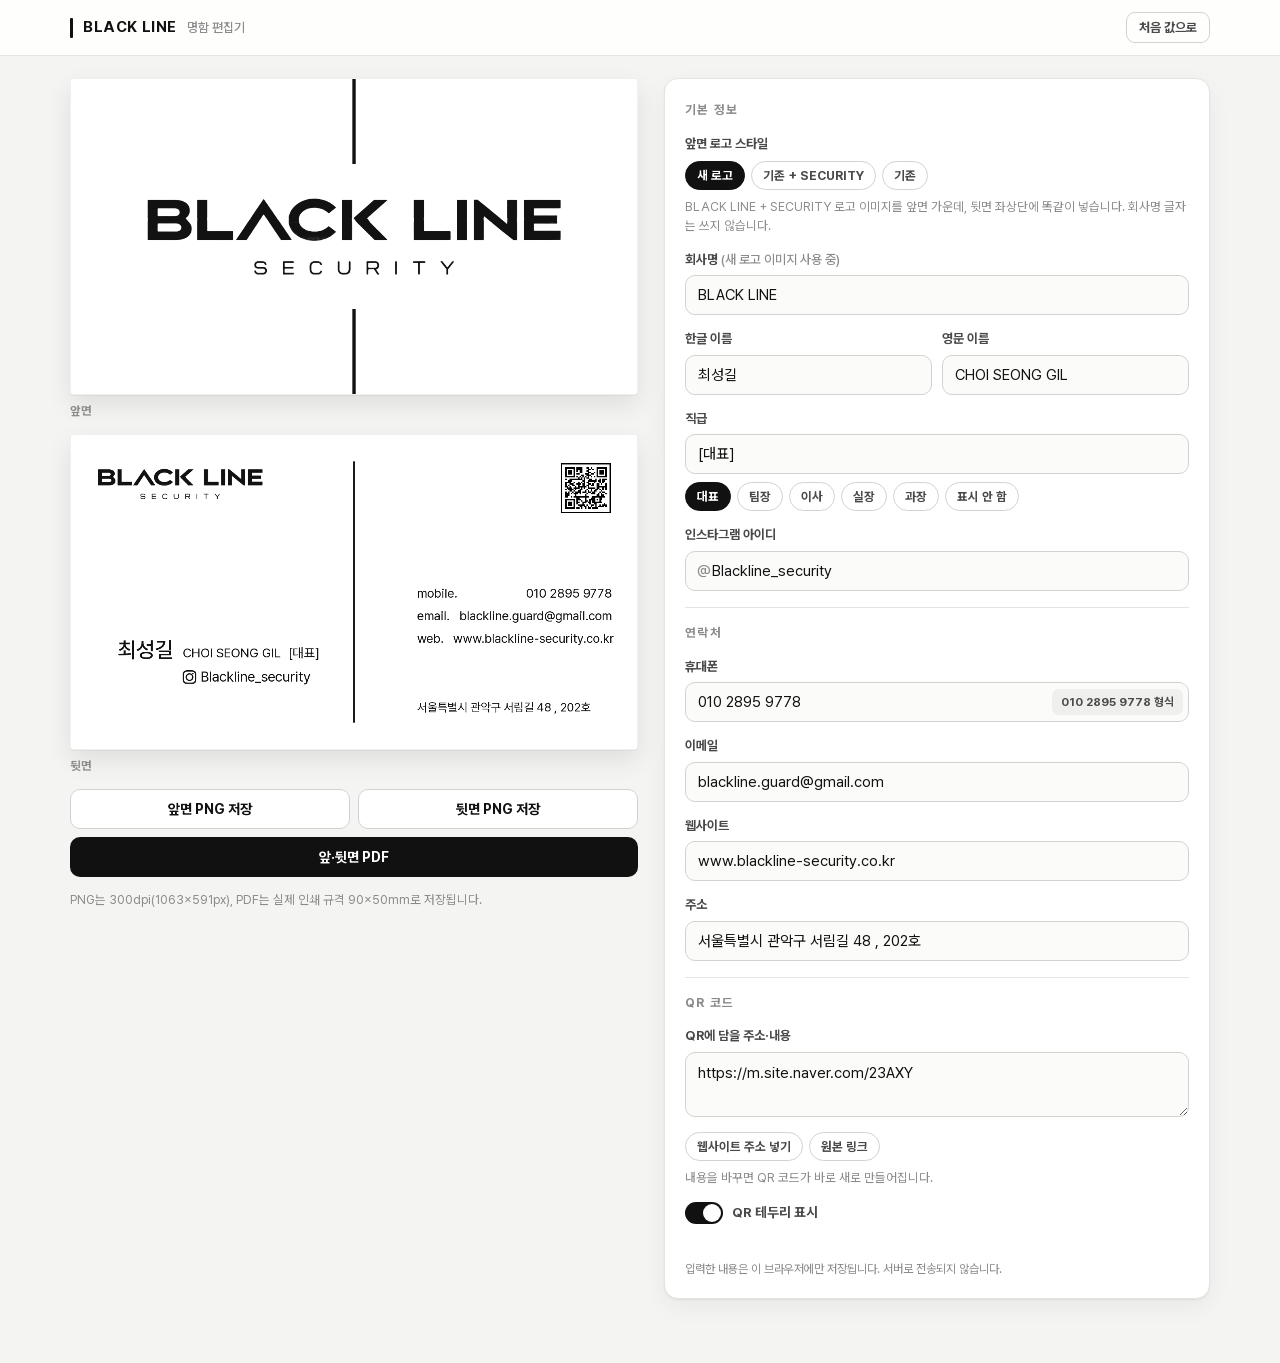
<file: blackline-card/index.html>
<!DOCTYPE html>
<html lang="ko">
<head>
<meta charset="utf-8">
<meta name="viewport" content="width=device-width, initial-scale=1, viewport-fit=cover">
<meta name="robots" content="noindex, nofollow">
<meta name="theme-color" content="#111111">
<title>BLACK LINE 명함 편집기</title>
<meta name="description" content="BLACK LINE 명함을 브라우저에서 바로 수정하고 PNG·PDF로 내려받는 편집기.">
<link rel="icon" href="favicon.svg" type="image/svg+xml">
<link rel="preload" href="fonts/Pretendard-Bold.woff2" as="font" type="font/woff2" crossorigin>
<link rel="stylesheet" href="styles.css?v=4">
</head>
<body>

<header class="topbar">
  <div class="topbar-inner">
    <div class="brand">
      <span class="brand-line" aria-hidden="true"></span>
      <span class="brand-name">BLACK LINE</span>
      <span class="brand-sub">명함 편집기</span>
    </div>
    <button type="button" id="resetBtn" class="btn ghost small">처음 값으로</button>
  </div>
</header>

<main class="layout">

  <section class="stage" aria-label="명함 미리보기">
    <div class="cards">
      <figure class="card-fig">
        <div class="card-frame"><canvas id="frontCanvas"></canvas></div>
        <figcaption>앞면</figcaption>
      </figure>
      <figure class="card-fig">
        <div class="card-frame"><canvas id="backCanvas"></canvas></div>
        <figcaption>뒷면</figcaption>
      </figure>
    </div>

    <div class="export">
      <button type="button" class="btn primary" data-export="png-front">앞면 PNG 저장</button>
      <button type="button" class="btn primary" data-export="png-back">뒷면 PNG 저장</button>
      <button type="button" class="btn dark" data-export="pdf">앞·뒷면 PDF</button>
    </div>
    <p class="hint-line">PNG는 300dpi(1063×591px), PDF는 실제 인쇄 규격 90×50mm로 저장됩니다.</p>
  </section>

  <section class="panel" aria-label="명함 정보 편집">

    <div class="group">
      <h2 class="group-title">기본 정보</h2>

      <div class="field">
        <label>앞면 로고 스타일</label>
        <div class="chips" id="logoChips" role="group" aria-label="앞면 로고 스타일">
          <button type="button" class="chip" data-logo="image">새 로고</button>
          <button type="button" class="chip" data-logo="textsec">기존 + SECURITY</button>
          <button type="button" class="chip" data-logo="text">기존</button>
        </div>
        <p class="hint" id="logoHint">새 로고는 BLACK LINE 컷아웃 로고 이미지로, 세 가지 모두 위·아래 중앙 세로선은 그대로 유지됩니다.</p>
      </div>

      <div class="field">
        <label for="f-company">회사명 <span class="dim" id="companyDim">(로고 문구)</span></label>
        <input id="f-company" data-key="company" type="text" autocomplete="off" spellcheck="false">
      </div>

      <div class="row two">
        <div class="field">
          <label for="f-name">한글 이름</label>
          <input id="f-name" data-key="name" type="text" autocomplete="off">
        </div>
        <div class="field">
          <label for="f-nameEn">영문 이름</label>
          <input id="f-nameEn" data-key="nameEn" type="text" autocomplete="off" spellcheck="false">
        </div>
      </div>

      <div class="field">
        <label for="f-role">직급</label>
        <input id="f-role" data-key="role" type="text" autocomplete="off">
        <div class="chips" id="roleChips">
          <button type="button" class="chip" data-role="[대표]">대표</button>
          <button type="button" class="chip" data-role="[팀장]">팀장</button>
          <button type="button" class="chip" data-role="[이사]">이사</button>
          <button type="button" class="chip" data-role="[실장]">실장</button>
          <button type="button" class="chip" data-role="[과장]">과장</button>
          <button type="button" class="chip" data-role="">표시 안 함</button>
        </div>
      </div>

      <div class="field">
        <label for="f-insta">인스타그램 아이디</label>
        <div class="input-wrap">
          <span class="prefix">@</span>
          <input id="f-insta" data-key="insta" type="text" autocomplete="off" spellcheck="false">
        </div>
      </div>
    </div>

    <div class="group">
      <h2 class="group-title">연락처</h2>

      <div class="field">
        <label for="f-phone">휴대폰</label>
        <div class="input-wrap">
          <input id="f-phone" class="has-btn" data-key="phone" type="tel" inputmode="tel" autocomplete="off">
          <button type="button" class="in-btn" id="phoneFormat">010 2895 9778 형식</button>
        </div>
      </div>

      <div class="field">
        <label for="f-email">이메일</label>
        <input id="f-email" data-key="email" type="email" inputmode="email" autocomplete="off" spellcheck="false">
      </div>

      <div class="field">
        <label for="f-web">웹사이트</label>
        <input id="f-web" data-key="web" type="text" inputmode="url" autocomplete="off" spellcheck="false">
      </div>

      <div class="field">
        <label for="f-address">주소</label>
        <input id="f-address" data-key="address" type="text" autocomplete="off">
      </div>
    </div>

    <div class="group">
      <h2 class="group-title">QR 코드</h2>

      <div class="field">
        <label for="f-qr">QR에 담을 주소·내용</label>
        <textarea id="f-qr" data-key="qr" rows="2" spellcheck="false"></textarea>
        <div class="chips">
          <button type="button" class="chip" id="qrFromWeb">웹사이트 주소 넣기</button>
          <button type="button" class="chip" id="qrNaver">원본 링크</button>
        </div>
        <p class="hint" id="qrHint">내용을 바꾸면 QR 코드가 바로 새로 만들어집니다.</p>
      </div>

      <label class="switch">
        <input type="checkbox" data-key="qrFrame" id="f-qrFrame">
        <span>QR 테두리 표시</span>
      </label>
    </div>

    <p class="foot-note">입력한 내용은 이 브라우저에만 저장됩니다. 서버로 전송되지 않습니다.</p>
  </section>

</main>

<div class="toast" id="toast" role="status" aria-live="polite"></div>

<script src="vendor/qrcode.js"></script>
<script src="vendor/jspdf.umd.min.js"></script>
<script src="app.js?v=4"></script>
</body>
</html>
</file>
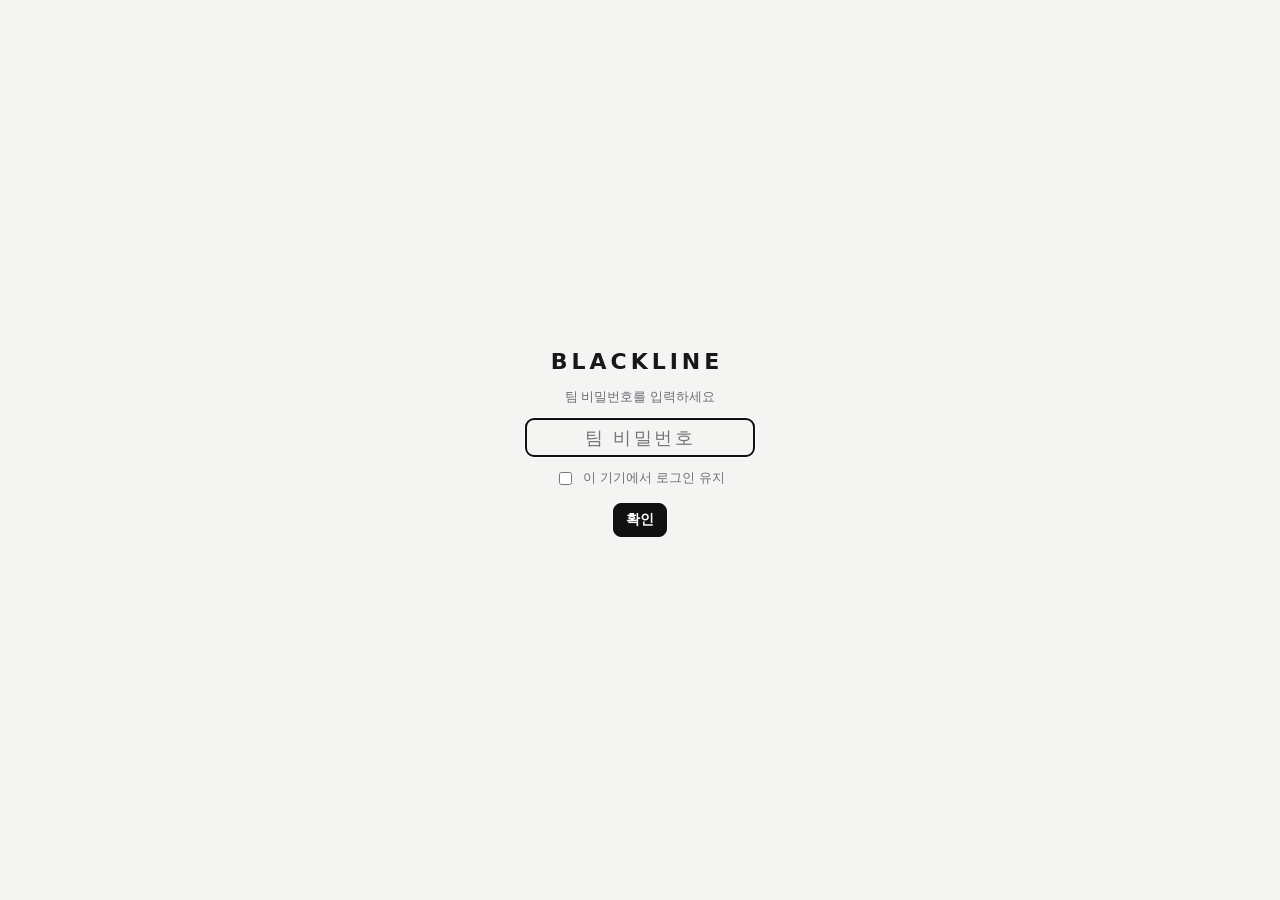
<file: blackline-schedule/index.html>
<!DOCTYPE html>
<html lang="ko">
<head>
<meta charset="utf-8">
<meta name="viewport" content="width=device-width, initial-scale=1, viewport-fit=cover">
<meta name="robots" content="noindex, nofollow">
<title>BLACKLINE 일정관리</title>
<style>
:root{--bg:#f4f4f2;--card:#fff;--tx:#16181c;--mu:#6b7078;--bd:#dcdcd8;--ac:#111;--acx:#fff;--ok:#1e8a4c;--okbg:#e2f3e8;--no:#c2412d;--nobg:#fbe6e1;--warn:#b7791f}
@media (prefers-color-scheme:dark){:root{--bg:#0e0f11;--card:#18191c;--tx:#ececec;--mu:#92979f;--bd:#2c2e33;--ac:#f2f2f2;--acx:#111;--ok:#5fd18a;--okbg:#14301f;--no:#ff8a73;--nobg:#3a1c16;--warn:#e6b450;color-scheme:dark}}
*{box-sizing:border-box}
body{margin:0;background:var(--bg);color:var(--tx);font-family:"Pretendard","Apple SD Gothic Neo","Malgun Gothic",system-ui,sans-serif;font-size:14px}
header{display:flex;align-items:center;gap:8px;flex-wrap:wrap;padding:12px 16px;border-bottom:1px solid var(--bd);background:var(--card)}
.logo{font-weight:800;letter-spacing:.18em;font-size:16px;margin-right:6px}
.sp{flex:1}
button{font:inherit;cursor:pointer;border:1px solid var(--bd);background:var(--card);color:var(--tx);border-radius:8px;padding:7px 12px}
button.pri,button.on{background:var(--ac);color:var(--acx);border-color:var(--ac);font-weight:600}
button.dng{color:var(--no)}
button:disabled{opacity:.5;cursor:default}
h2{margin:0;font-size:18px;min-width:120px;text-align:center}
.bar{display:flex;align-items:center;gap:8px;flex-wrap:wrap;padding:10px 14px;max-width:1300px;margin:auto}
.alert{max-width:1272px;margin:10px auto 0;padding:10px 14px;border-radius:10px;background:var(--nobg);color:var(--no);font-weight:600;cursor:pointer}
.stats{display:flex;gap:8px;flex-wrap:wrap;padding:0 14px;max-width:1300px;margin:10px auto 0}
.st{flex:1;min-width:130px;background:var(--card);border:1px solid var(--bd);border-radius:10px;padding:10px 12px}
.st small{color:var(--mu);display:block}.st b{font-size:18px}
.wrap{display:grid;grid-template-columns:1fr 340px;gap:14px;padding:14px;max-width:1300px;margin:auto}
@media(max-width:900px){.wrap{grid-template-columns:1fr}}
.box{background:var(--card);border:1px solid var(--bd);border-radius:12px;overflow-x:auto}
.pad{padding:14px}
.grid{display:block;min-width:660px}
.hdr{display:grid;grid-template-columns:repeat(7,minmax(92px,1fr))}
.dow{padding:8px;text-align:center;color:var(--mu);font-size:12px;border-bottom:1px solid var(--bd)}
/* 한 주 = 한 행(row). 배경 날짜 칸 7개 위에 주간 이벤트 레이어를 겹쳐 놓는다. */
.wk{position:relative;display:grid;grid-template-columns:repeat(7,minmax(92px,1fr));min-height:104px}
.day{min-height:104px;border-right:1px solid var(--bd);border-bottom:1px solid var(--bd);padding:4px;cursor:pointer;overflow:hidden}
.wk>.day:nth-child(7){border-right:0}.day.out{opacity:.4}.day.sel{outline:2px solid var(--ac);outline-offset:-2px}
.dn{font-size:12px;color:var(--mu);margin-bottom:3px}
.day.today .dn{color:var(--acx);background:var(--ac);display:inline-block;border-radius:10px;padding:0 6px}
/* 주간 이벤트 레이어 — 7열 그리드 위에 절대 배치. 막대는 grid-column:시작/span 길이로
   칸 경계선을 가로질러 이어진다. 빈 곳 클릭은 아래 날짜 칸으로 통과시킨다. */
.layer{position:absolute;inset:0;display:grid;grid-template-columns:repeat(7,minmax(92px,1fr));grid-auto-rows:20px;row-gap:2px;align-content:start;padding:22px 0 0;pointer-events:none}
.evb{pointer-events:auto;display:flex;align-items:center;gap:4px;height:20px;margin:0 3px 0 0;padding:0 6px;border:0;border-radius:5px;background:var(--nobg);color:var(--tx);font-size:11px;line-height:1;font-weight:600;text-align:left;white-space:nowrap;overflow:hidden;cursor:pointer}
.evb.one{border-left:3px solid var(--no);padding-left:4px}
.evb.paid{background:var(--okbg);border-left-color:var(--ok)}
.evb.md{background:var(--ac);color:var(--acx);border-left:0;font-weight:600}
.evb.md.paid{background:var(--ok);color:var(--acx)}
/* 주를 넘어 이어지는 막대: 잘린 쪽 모서리를 각지게 */
.evb.cl{border-top-left-radius:0;border-bottom-left-radius:0;margin-left:0}
.evb.cr{border-top-right-radius:0;border-bottom-right-radius:0;margin-right:0}
.evb .br{flex:none;font-weight:800;opacity:.92}
.evb .bs{flex:none;opacity:.75}
.evb .bt{min-width:0;overflow:hidden;text-overflow:ellipsis}
.more{font-size:11px;color:var(--mu);padding-left:5px;pointer-events:auto;cursor:pointer}
.side h3{margin:0 0 10px;font-size:15px}
.ev{border:1px solid var(--bd);border-radius:10px;padding:10px;margin-bottom:10px}
.row{color:var(--mu);font-size:12.5px;margin-top:3px}.row span{color:var(--tx)}
.badge{display:inline-block;font-size:11px;font-weight:700;padding:2px 8px;border-radius:10px;background:var(--nobg);color:var(--no);white-space:nowrap}
.badge.paid{background:var(--okbg);color:var(--ok)}
.warn{color:var(--warn);font-size:12px;margin-top:5px;font-weight:600}
.acts{display:flex;gap:6px;margin-top:8px;flex-wrap:wrap}
table{border-collapse:collapse;width:100%}
th,td{border-bottom:1px solid var(--bd);padding:7px 8px;text-align:left;white-space:nowrap}
th{color:var(--mu);font-weight:500;font-size:12px}
.sch td,.sch th{text-align:center;padding:5px 3px;min-width:26px;font-size:12px}
.sch td:first-child,.sch th:first-child{text-align:left;position:sticky;left:0;background:var(--card);min-width:80px;padding-left:10px}
.sch td.has{background:var(--ac);color:var(--acx);font-weight:700;cursor:pointer}
.sch td.bad{background:var(--no);color:#fff}
.od{color:var(--no);font-weight:700}
dialog{border:1px solid var(--bd);border-radius:14px;background:var(--card);color:var(--tx);width:min(440px,94vw);padding:18px}
dialog::backdrop{background:rgba(0,0,0,.5)}
label{display:block;font-size:12px;color:var(--mu);margin:9px 0 3px}
input,textarea{width:100%;font:inherit;padding:8px;border:1px solid var(--bd);border-radius:8px;background:var(--bg);color:var(--tx)}
.two{display:grid;grid-template-columns:1fr 1fr;gap:8px}
.chk{display:flex;align-items:center;gap:8px;margin-top:12px;color:var(--tx);font-size:14px}.chk input{width:auto}
#lock{position:fixed;inset:0;background:var(--bg);display:flex;align-items:center;justify-content:center;flex-direction:column;gap:12px;z-index:9;padding:20px}
#lock input{width:230px;text-align:center;font-size:18px;letter-spacing:.14em}
#lock .chk{margin-top:0;font-size:13px;color:var(--mu);justify-content:center}
#lock .chk input{width:auto;font-size:14px;letter-spacing:normal}
.note{color:var(--mu);font-size:12px;padding:0 14px 20px;max-width:1300px;margin:auto}
/* 서버 동기화 상태 */
.sync{font-size:12px;color:var(--mu);border:1px solid var(--bd);border-radius:20px;padding:4px 10px;white-space:nowrap}
.sync.ok{color:var(--ok);border-color:var(--ok)}
.sync.err{color:var(--no);border-color:var(--no)}
.sync.busy{color:var(--mu)}
#toast{position:fixed;left:50%;bottom:22px;transform:translateX(-50%);background:var(--ac);color:var(--acx);padding:10px 16px;border-radius:10px;font-weight:600;z-index:30;max-width:92vw;text-align:center;box-shadow:0 6px 20px rgba(0,0,0,.2)}
#toast.ok{background:var(--ok);color:#fff}
#toast[hidden]{display:none}
</style>
</head>
<body>
<div id="lock">
  <div class="logo" style="font-size:22px">BLACKLINE</div>
  <div id="lt" class="row">팀 비밀번호를 입력하세요</div>
  <input id="pin" type="password" maxlength="64" autocomplete="current-password" placeholder="팀 비밀번호">
  <label class="chk" id="keeprow"><input type="checkbox" id="keep"> 이 기기에서 로그인 유지</label>
  <button class="pri" id="lb">확인</button>
  <div id="lmsg" class="row" style="max-width:340px;text-align:center;line-height:1.5"></div>
</div>

<header>
  <span class="logo">BLACKLINE</span>
  <button data-t="cal" class="tab on">달력</button>
  <button data-t="sch" class="tab">인원별 근무표</button>
  <button data-t="unp" class="tab">미수금</button>
  <button data-t="sta" class="tab">인원 집계</button>
  <span class="sp"></span>
  <span id="sync" class="sync busy">연결 중</span>
  <button id="rf">새로고침</button>
  <button id="lk">잠금</button>
  <button id="csv">엑셀 내보내기</button>
  <button id="bak">백업</button>
  <button id="rst">복원</button>
  <input type="file" id="file" accept=".json" hidden>
  <button class="pri" id="add">+ 새 일정</button>
</header>
<div id="alert" class="alert" hidden></div>
<div class="bar" id="mbar"><button id="prev">◀</button><h2 id="ttl"></h2><button id="next">▶</button><button id="tdy">오늘</button></div>
<div class="stats" id="stats"></div>
<div id="v_cal" class="wrap"><div class="box"><div class="grid" id="grid"></div></div><aside class="box pad side" style="align-self:start"><h3 id="sdt"></h3><div id="list"></div></aside></div>
<div id="v_sch" class="wrap" style="display:none;grid-template-columns:1fr"><div class="box"><table class="sch" id="schT"></table></div></div>
<div id="v_unp" class="wrap" style="display:none;grid-template-columns:1fr"><div class="box"><table id="unpT"></table></div></div>
<div id="v_sta" class="wrap" style="display:none;grid-template-columns:1fr"><div class="box"><table id="staT"></table></div></div>
<div class="note">데이터는 서버에 안전하게 저장되어 접속한 모든 팀원과 실시간으로 공유됩니다. 다른 곳에 보관하려면 ‘백업’으로 파일을 저장하세요.</div>
<div id="toast" hidden></div>

<dialog id="dlg">
  <h3 id="dh" style="margin:0 0 4px">일정</h3>
  <label>일정 제목</label><input id="f_title" placeholder="예: VIP 행사 근접경호">
  <div class="two"><div><label>시작일</label><input id="f_date" type="date"></div><div><label>종료일 (여러 날)</label><input id="f_end_date" type="date"></div></div>
  <div class="row" style="margin:-2px 0 2px">종료일을 비우거나 시작일과 같게 두면 하루 일정입니다.</div>
  <div class="two"><div><label>시작 시간</label><input id="f_start" type="time"></div><div><label>종료 시간</label><input id="f_end" type="time"></div></div>
  <label>의뢰인</label><input id="f_client">
  <label>장소</label><input id="f_place">
  <label>투입 인원 (쉼표로 구분)</label><input id="f_staff" placeholder="김철수, 이영호, 박민수">
  <div class="two"><div><label>금액 (원)</label><input id="f_amount" type="number" inputmode="numeric" min="0"></div><div><label>입금 기한</label><input id="f_due" type="date"></div></div>
  <label class="chk"><input type="checkbox" id="f_paid"> 입금 완료</label>
  <label>메모</label><textarea id="f_memo" rows="3"></textarea>
  <div class="acts" style="margin-top:14px"><button class="pri" id="save">저장</button><button id="cancel">취소</button><span class="sp"></span><button class="dng" id="del">삭제</button></div>
</dialog>

<script>
(function(){
var $=function(i){return document.getElementById(i)};
var esc=function(s){return String(s==null?"":s).replace(/[&<>"']/g,function(c){return {"&":"&amp;","<":"&lt;",">":"&gt;",'"':"&quot;","'":"&#39;"}[c]})};
var pad=function(n){return n<10?"0"+n:""+n};
var ymd=function(d){return d.getFullYear()+"-"+pad(d.getMonth()+1)+"-"+pad(d.getDate())};
var won=function(n){return (Number(n)||0).toLocaleString("ko-KR")+"원"};
var clock=function(d){d=d||new Date();return pad(d.getHours())+":"+pad(d.getMinutes())+":"+pad(d.getSeconds())};
var today=ymd(new Date()),cur=new Date();cur.setDate(1);
var sel=today,tab="cal",editId=null;

/* =======================================================================
 * 서버 설정
 *  - Cloudflare Worker를 배포한 뒤 아래 API_BASE에 주소를 넣으면 연결됩니다.
 *    예: var API_BASE = "https://blackline-api.<계정>.workers.dev";
 *  - 로컬 테스트: 주소 뒤에 ?api=http://127.0.0.1:8787 처럼 붙이면 덮어씁니다.
 * ======================================================================= */
var API_BASE = "https://blackline-api.starha2015.workers.dev";
var SYNC_MS = 10000; // 자동 동기화 주기(10초)
try{var _q=new URLSearchParams(location.search).get("api");if(_q)API_BASE=_q}catch(e){}
if(window.BLACKLINE_API)API_BASE=window.BLACKLINE_API;
API_BASE=String(API_BASE||"").replace(/\/+$/,"");
var TOK_S="bl_tok",TOK_K="bl_tok_keep";

var events=[];               /* 서버(D1)의 최신 일정 목록 */
var syncing=false,syncErr=0,syncOkAt=null,seq=0,timer=null;

/* ---------- 토큰 ---------- */
function token(){try{return sessionStorage.getItem(TOK_S)||localStorage.getItem(TOK_K)||""}catch(e){return ""}}
function setToken(t,keep){try{sessionStorage.setItem(TOK_S,t);if(keep)localStorage.setItem(TOK_K,t);else localStorage.removeItem(TOK_K)}catch(e){}}
function clearToken(){try{sessionStorage.removeItem(TOK_S);localStorage.removeItem(TOK_K)}catch(e){}}

/* ---------- API 호출 ---------- */
function apiErr(code,msg){var e=new Error(msg);e.code=code;return e}
function api(path,opt){
  opt=opt||{};
  if(!API_BASE)return Promise.reject(apiErr("no_api","서버 주소가 설정되지 않았습니다."));
  var h={"Content-Type":"application/json"};
  var t=token();if(t)h["Authorization"]="Bearer "+t;
  return fetch(API_BASE+path,{method:opt.method||"GET",headers:h,body:(opt.body===undefined?undefined:JSON.stringify(opt.body)),cache:"no-store",credentials:"omit"})
    .then(function(r){
      return r.text().then(function(tx){
        var j=null;try{j=tx?JSON.parse(tx):{}}catch(e){}
        if(r.ok){if(!j)throw apiErr("bad_response","서버 응답을 읽지 못했습니다.");return j}
        var e=apiErr("http_"+r.status,(j&&(j.error||j.message))||("서버 오류 ("+r.status+")"));
        e.status=r.status;e.serverCode=j&&j.code;throw e;
      })
    },function(){throw apiErr("network","서버에 연결하지 못했습니다.")});
}

/* ---------- 상태 표시 ---------- */
function setSync(kind,msg){var el=$("sync");if(!el)return;el.className="sync "+kind;el.textContent=msg}
function toast(msg,ok){var t=$("toast");t.textContent=msg;t.className=ok?"ok":"";t.hidden=false;clearTimeout(toast.t);toast.t=setTimeout(function(){t.hidden=true},3200)}
function failMsg(e){
  if(!e)return "알 수 없는 오류입니다.";
  if(e.code==="no_api")return "서버 주소가 설정되지 않았습니다.";
  if(e.code==="network")return "서버에 연결하지 못했습니다. 인터넷 연결을 확인하세요.";
  return e.message||"서버와 통신하지 못했습니다.";
}

/* ---------- 로그인 화면 ---------- */
function showLock(msg){
  stopSync();
  $("lock").style.display="flex";
  $("lt").textContent=msg||"팀 비밀번호를 입력하세요";
  $("pin").value="";
  setTimeout(function(){try{$("pin").focus()}catch(e){}},50);
}
function lockNow(msg){
  clearToken();stopSync();events=[];render();
  showLock(msg||"잠겼습니다. 다시 로그인해 주세요.");
}
function doLogin(){
  if(!API_BASE)return;
  var pw=$("pin").value;
  if(!pw){$("lmsg").textContent="비밀번호를 입력하세요.";return}
  $("lb").disabled=true;$("lt").textContent="확인 중…";$("lmsg").textContent="";
  api("/api/login",{method:"POST",body:{password:pw}}).then(function(d){
    if(!d||!d.token)throw apiErr("no_token","로그인 응답이 올바르지 않습니다.");
    setToken(d.token,$("keep").checked);
    $("lt").textContent="팀 비밀번호를 입력하세요";$("lmsg").textContent="";
    enter();
  }).catch(function(e){
    $("lt").textContent="팀 비밀번호를 입력하세요";
    $("lmsg").textContent=(e&&e.status===401)?"비밀번호가 맞지 않습니다.":failMsg(e);
    $("pin").value="";
  }).then(function(){$("lb").disabled=false});
}
function enter(){
  $("lock").style.display="none";
  $("pin").value="";$("lmsg").textContent="";
  startSync();
  pull(true);
}
function boot(){
  if(!API_BASE){
    showLock("서버 연결이 아직 설정되지 않았습니다");
    $("pin").style.display="none";$("keeprow").style.display="none";$("lb").style.display="none";
    $("lmsg").textContent="관리자가 서버(Cloudflare Worker) 주소를 연결하면 이 화면에서 팀 비밀번호로 로그인할 수 있습니다.";
    setSync("err","서버 미연결");
    return;
  }
  var t=token();
  if(!t){showLock("팀 비밀번호를 입력하세요");return}
  $("lt").textContent="로그인 확인 중…";$("lmsg").textContent="";
  api("/api/verify").then(function(){enter()}).catch(function(e){
    if(e&&e.status===401){clearToken();showLock("세션이 만료되었습니다. 다시 로그인해 주세요.")}
    else{$("lt").textContent="팀 비밀번호를 입력하세요";$("lmsg").textContent=failMsg(e)}
  });
}

/* ---------- 자동 동기화 ---------- */
function startSync(){stopSync();timer=setInterval(function(){pull(false)},SYNC_MS)}
function stopSync(){if(timer){clearInterval(timer);timer=null}}
function pull(force){
  if(!API_BASE||!token()||syncing)return;
  if(!force){
    if($("dlg").open)return;      /* 수정 중에는 서버 응답으로 덮어쓰지 않음 */
    if(document.hidden)return;
  }
  syncing=true;var my=seq;
  if(force)setSync("busy","불러오는 중…");
  api("/api/events").then(function(d){
    syncing=false;
    if(my!==seq)return;           /* 조회 중 저장이 있었으면 결과 무시 */
    var list=(d&&d.events)||[];
    if(JSON.stringify(list)!==JSON.stringify(events)){events=list;render()}
    syncErr=0;syncOkAt=new Date();
    setSync("ok","동기화 "+clock(syncOkAt));
  }).catch(function(e){
    syncing=false;
    if(e&&e.status===401){lockNow("세션이 만료되었습니다. 다시 로그인해 주세요.");return}
    syncErr++;
    setSync("err",syncErr>1?("연결 오류 · "+syncErr+"회"):"연결 오류 · 재시도 중");
  });
}

/* ---------- 공용 계산 ---------- */
function staffOf(e){return (e.staff||"").split(",").map(function(s){return s.trim()}).filter(Boolean)}
function endOf(e){var en=(e&&e.endDate)||"";return en&&en>=e.date?en:e.date}
function isMulti(e){return endOf(e)!==e.date}
function addDays(s,n){var d=new Date(s+"T00:00:00Z");d.setUTCDate(d.getUTCDate()+n);return d.toISOString().slice(0,10)}
function daysBetween(a,b){return Math.round((new Date(b+"T00:00:00Z")-new Date(a+"T00:00:00Z"))/864e5)}
function daysOf(e){return daysBetween(e.date,endOf(e))+1}
function covers(e,d){return e.date<=d&&d<=endOf(e)}
function rangeLabel(e){return isMulti(e)?e.date+" ~ "+endOf(e):e.date}
function shortRange(e){var a=e.date,b=endOf(e);var am=String(+a.slice(5,7))+"/"+String(+a.slice(8)),bm=String(+b.slice(5,7))+"/"+String(+b.slice(8));return a.slice(0,7)===b.slice(0,7)?am+"~"+String(+b.slice(8)):am+"~"+bm}
function overlap(a,b){var as=a.start||"00:00",ae=a.end||"23:59",bs=b.start||"00:00",be=b.end||"23:59";return as<be&&bs<ae}
function conflictsOn(e,d){var out=[];events.forEach(function(o){if(o.id===e.id||!covers(o,d)||!covers(e,d)||!overlap(e,o))return;var s=staffOf(o);staffOf(e).forEach(function(n){if(s.indexOf(n)>-1&&out.indexOf(n)<0)out.push(n)})});return out}
function conflicts(e){var out=[];for(var k=e.date;k<=endOf(e);k=addDays(k,1)){conflictsOn(e,k).forEach(function(n){if(out.indexOf(n)<0)out.push(n)})}return out}
function byDay(d){return events.filter(function(e){return covers(e,d)}).sort(function(a,b){return (a.start||"").localeCompare(b.start||"")||String(a.title).localeCompare(String(b.title))})}
function hours(e){if(!e.start||!e.end)return 0;var a=e.start.split(":"),b=e.end.split(":");var m=(+b[0]*60+ +b[1])-(+a[0]*60+ +a[1]);if(m<0)m+=1440;return m/60}
function monthBounds(){var y=cur.getFullYear(),m=cur.getMonth();return [y+"-"+pad(m+1)+"-01",y+"-"+pad(m+1)+"-"+pad(new Date(y,m+1,0).getDate())]}
function monthEv(){var b=monthBounds();return events.filter(function(e){return e.date<=b[1]&&endOf(e)>=b[0]})}
function isOver(e){return !e.paid&&e.due&&e.due<today}
function soon(e){if(e.paid||!e.due||e.due<today)return false;return (new Date(e.due)-new Date(today))/864e5<=3}

function render(){
  $("ttl").textContent=cur.getFullYear()+"년 "+(cur.getMonth()+1)+"월";
  ["cal","sch","unp","sta"].forEach(function(t){$("v_"+t).style.display=t===tab?"grid":"none"});
  $("mbar").style.display=(tab==="unp")?"none":"flex";
  document.querySelectorAll(".tab").forEach(function(b){b.className="tab"+(b.dataset.t===tab?" on":"")});
  var od=events.filter(isOver),sn=events.filter(soon);
  var a=$("alert");a.hidden=!(od.length||sn.length);
  a.textContent="⚠ 입금 기한 초과 "+od.length+"건 · 3일 내 만료 "+sn.length+"건 (눌러서 미수금 보기)";
  var ms=monthEv(),tot=0,paid=0,unp=0,unc=0;
  ms.forEach(function(e){var n=Number(e.amount)||0;tot+=n;if(e.paid)paid+=n;else{unp+=n;unc++}});
  $("stats").innerHTML='<div class="st"><small>이번 달 일정</small><b>'+ms.length+'건</b></div><div class="st"><small>총 금액</small><b>'+won(tot)+'</b></div><div class="st"><small>입금 완료</small><b style="color:var(--ok)">'+won(paid)+'</b></div><div class="st"><small>미입금 ('+unc+'건)</small><b style="color:var(--no)">'+won(unp)+'</b></div>';
  if(tab==="cal")rCal();else if(tab==="sch")rSch();else if(tab==="unp")rUnp();else rSta();
}

/* 한 주(7칸) 안에서 여러 날 일정이 같은 높이(레인)에 놓이도록 배치한다. */
function weekLayout(days){
  var items=[];
  events.forEach(function(e){
    var c0=-1,c1=-1;
    for(var i=0;i<7;i++)if(covers(e,days[i])){if(c0<0)c0=i;c1=i}
    if(c0<0)return;
    items.push({e:e,c0:c0,c1:c1,lane:0});
  });
  items.sort(function(a,b){return a.c0-b.c0||(b.c1-b.c0)-(a.c1-a.c0)||(a.e.start||"").localeCompare(b.e.start||"")||String(a.e.title).localeCompare(String(b.e.title))});
  var lanes=[];
  items.forEach(function(it){
    var li=0;
    while(lanes[li]&&lanes[li].some(function(o){return !(it.c1<o.c0||o.c1<it.c0)}))li++;
    (lanes[li]||(lanes[li]=[])).push(it);
    it.lane=li;
  });
  return items;
}
var MAXLANE=4;   /* 한 주에 위아래로 쌓아 보여줄 최대 줄 수 */
function barLabel(e,days,contL){
  var h="";
  /* 다일 일정 막대에는 날짜를 붙이지 않고 행사 이름만 보여준다. 주가 바뀌어 이어지는 칸만 ↳ 표시. */
  if(isMulti(e)){if(contL)h+='<span class="br">↳</span>';}
  else if(e.start)h+='<span class="bs">'+esc(e.start)+"</span>";
  h+='<span class="bt">'+esc(e.title)+"</span>";
  return h;
}
function rCal(){
  var y=cur.getFullYear(),m=cur.getMonth(),g=$("grid");g.innerHTML="";
  var hd=document.createElement("div");hd.className="hdr";
  ["일","월","화","수","목","금","토"].forEach(function(n){var d=document.createElement("div");d.className="dow";d.textContent=n;hd.appendChild(d)});
  g.appendChild(hd);
  var st=new Date(y,m,1-new Date(y,m,1).getDay()),weeks=[];
  for(var w=0;w<6;w++){
    var days=[];
    for(var i=0;i<7;i++)days.push(ymd(new Date(st.getFullYear(),st.getMonth(),st.getDate()+w*7+i)));
    if(!days.some(function(k){return new Date(k+"T00:00:00").getMonth()===m}))continue;
    weeks.push(days);
  }
  weeks.forEach(function(days){
    var items=weekLayout(days),maxLane=-1;
    items.forEach(function(it){if(it.lane>maxLane)maxLane=it.lane});
    var laneCount=Math.min(MAXLANE,maxLane+1);
    var extra=[0,0,0,0,0,0,0];
    items.forEach(function(it){if(it.lane<laneCount)return;for(var i=it.c0;i<=it.c1;i++)extra[i]++});
    var anyExtra=extra.some(function(v){return v>0});
    var wk=document.createElement("div");wk.className="wk";
    wk.style.minHeight=Math.max(104,22+laneCount*22+(anyExtra?20:0))+"px";
    days.forEach(function(k){
      var d=new Date(k+"T00:00:00"),c=document.createElement("div");
      c.className="day"+(d.getMonth()!==m?" out":"")+(k===today?" today":"")+(k===sel?" sel":"");
      c.dataset.d=k;
      c.innerHTML='<div class="dn">'+d.getDate()+"</div>";
      wk.appendChild(c);
    });
    var lay=document.createElement("div");lay.className="layer";
    items.forEach(function(it){
      if(it.lane>=laneCount)return;
      var e=it.e,md=isMulti(e),contL=e.date<days[0],contR=endOf(e)>days[6];
      var b=document.createElement("button");b.type="button";
      b.className="evb"+(md?" md":" one")+(e.paid?" paid":"")+(contL?" cl":"")+(contR?" cr":"");
      b.style.gridColumn=(it.c0+1)+" / span "+(it.c1-it.c0+1);
      b.style.gridRow=String(it.lane+1);
      b.dataset.id=e.id;b.dataset.day=days[it.c0];
      b.title=(md?"":(e.start?e.start+" ":""))+e.title+(md?" ("+daysOf(e)+"일)":"");
      b.innerHTML=barLabel(e,days,contL);
      lay.appendChild(b);
    });
    extra.forEach(function(n,ci){
      if(!n)return;
      var s=document.createElement("div");s.className="more";
      s.style.gridColumn=String(ci+1);s.style.gridRow=String(laneCount+1);
      s.dataset.d=days[ci];s.textContent="+"+n+"건 더";lay.appendChild(s);
    });
    wk.appendChild(lay);g.appendChild(wk);
  });
  var p=sel.split("-");$("sdt").textContent=p[0]+"년 "+Number(p[1])+"월 "+Number(p[2])+"일 일정";
  var list=byDay(sel),h="";
  if(!list.length)h='<div class="row">등록된 일정이 없습니다.</div>';
  list.forEach(function(e){
    var cf=conflicts(e);
    h+='<div class="ev"><div style="display:flex;justify-content:space-between;gap:8px"><b>'+esc(e.title)+'</b><span class="badge'+(e.paid?" paid":"")+'">'+(e.paid?"입금완료":"미입금")+'</span></div>'
    +(isMulti(e)?'<div class="row">기간 <span>'+esc(rangeLabel(e))+'</span> ('+daysOf(e)+'일 중 '+(daysBetween(e.date,sel)+1)+'일차)</div>':"")
    +'<div class="row">시간 <span>'+esc(e.start||"-")+" ~ "+esc(e.end||"-")+'</span></div>'
    +'<div class="row">장소 <span>'+esc(e.place||"-")+'</span></div>'
    +'<div class="row">의뢰인 <span>'+esc(e.client||"-")+'</span></div>'
    +'<div class="row">투입 <span>'+(esc(staffOf(e).join(", "))||"-")+'</span> ('+staffOf(e).length+'명)</div>'
    +'<div class="row">금액 <span>'+won(e.amount)+'</span>'+(e.due&&!e.paid?' · 기한 <span class="'+(isOver(e)?"od":"")+'">'+esc(e.due)+'</span>':"")+'</div>'
    +(e.memo?'<div class="row">메모 <span>'+esc(e.memo).replace(/\n/g,"<br>")+'</span></div>':"")
    +(cf.length?'<div class="warn">⚠ 시간 중복 배정: '+esc(cf.join(", "))+'</div>':"")
    +'<div class="acts"><button data-pay="'+esc(e.id)+'">'+(e.paid?"입금 취소":"입금 완료 처리")+'</button><button data-edit="'+esc(e.id)+'">수정</button></div></div>';
  });
  $("list").innerHTML=h;
}

function rSch(){
  var y=cur.getFullYear(),m=cur.getMonth(),n=new Date(y,m+1,0).getDate(),ms=monthEv(),names=[];
  ms.forEach(function(e){staffOf(e).forEach(function(s){if(names.indexOf(s)<0)names.push(s)})});names.sort();
  var h='<tr><th>인원</th>';for(var d=1;d<=n;d++)h+='<th>'+d+'</th>';h+='</tr>';
  if(!names.length)h+='<tr><td colspan="'+(n+1)+'">이번 달 배정된 인원이 없습니다.</td></tr>';
  names.forEach(function(nm){
    h+='<tr><td>'+esc(nm)+'</td>';
    for(var d=1;d<=n;d++){
      var k=y+"-"+pad(m+1)+"-"+pad(d),l=ms.filter(function(e){return covers(e,k)&&staffOf(e).indexOf(nm)>-1});
      var bad=l.some(function(e){return conflictsOn(e,k).indexOf(nm)>-1});
      h+='<td class="'+(l.length?"has":"")+(bad?" bad":"")+'" data-d="'+k+'" title="'+esc(l.map(function(e){return (e.start||"")+" "+e.title}).join(" / "))+'">'+(l.length||"")+'</td>';
    }
    h+='</tr>';
  });
  $("schT").innerHTML=h;
}

function rUnp(){
  var l=events.filter(function(e){return !e.paid}).sort(function(a,b){return (a.due||a.date).localeCompare(b.due||b.date)}),tot=0;
  var h='<tr><th>상태</th><th>일정</th><th>의뢰인</th><th>일정일</th><th>입금 기한</th><th>금액</th><th></th></tr>';
  l.forEach(function(e){tot+=Number(e.amount)||0;
    h+='<tr><td>'+(isOver(e)?'<span class="badge">기한초과</span>':soon(e)?'<span class="badge" style="color:var(--warn)">임박</span>':'<span class="badge">미입금</span>')+'</td><td>'+esc(e.title)+'</td><td>'+esc(e.client||"-")+'</td><td>'+esc(isMulti(e)?shortRange(e):e.date)+(isMulti(e)?' <span style="color:var(--mu)">('+daysOf(e)+'일)</span>':"")+'</td><td class="'+(isOver(e)?"od":"")+'">'+esc(e.due||"-")+'</td><td>'+won(e.amount)+'</td><td><button data-pay="'+esc(e.id)+'">입금 완료</button></td></tr>';});
  h+=l.length?'<tr><td colspan="5"><b>미수금 합계 ('+l.length+'건)</b></td><td colspan="2"><b>'+won(tot)+'</b></td></tr>':'<tr><td colspan="7">미수금이 없습니다.</td></tr>';
  $("unpT").innerHTML=h;
}

function rSta(){
  var mb=monthBounds(),map={};
  monthEv().forEach(function(e){
    var names=staffOf(e);
    if(!names.length)return;
    var from=e.date>mb[0]?e.date:mb[0],to=endOf(e)<mb[1]?endOf(e):mb[1],days=[];
    for(var k=from;k<=to;k=addDays(k,1))days.push(k);
    names.forEach(function(s){var o=map[s]||(map[s]={c:0,h:0,d:{}});o.c++;days.forEach(function(k){o.d[k]=1;o.h+=hours(e)})});
  });
  var names=Object.keys(map).sort(function(a,b){return map[b].c-map[a].c});
  var h='<tr><th>인원</th><th>투입 건수</th><th>근무일수</th><th>총 시간</th></tr>';
  names.forEach(function(n){h+='<tr><td>'+esc(n)+'</td><td>'+map[n].c+'건</td><td>'+Object.keys(map[n].d).length+'일</td><td>'+(Math.round(map[n].h*10)/10)+'시간</td></tr>'});
  if(!names.length)h+='<tr><td colspan="4">이번 달 집계할 데이터가 없습니다.</td></tr>';
  $("staT").innerHTML=h;
}

/* ---------- 등록·수정 ---------- */
function openForm(id,date){
  editId=id;var e=events.filter(function(x){return x.id===id})[0]||{};
  $("dh").textContent=id?"일정 수정":"새 일정";
  $("f_title").value=e.title||"";$("f_date").value=e.date||date||sel;$("f_end_date").value=(e.endDate&&e.endDate>e.date)?e.endDate:"";$("f_client").value=e.client||"";
  $("f_start").value=e.start||"";$("f_end").value=e.end||"";$("f_place").value=e.place||"";$("f_staff").value=e.staff||"";
  $("f_amount").value=e.amount||"";$("f_due").value=e.due||"";$("f_paid").checked=!!e.paid;$("f_memo").value=e.memo||"";
  $("del").style.display=id?"":"none";$("dlg").showModal();
}
function applyEvent(ev){
  if(!ev)return;
  var i=-1;for(var k=0;k<events.length;k++)if(events[k].id===ev.id){i=k;break}
  if(i>-1)events[i]=ev;else events.push(ev);
  render();
}
$("save").onclick=function(){
  if(!$("f_title").value.trim()||!$("f_date").value){alert("제목과 날짜를 입력하세요.");return}
  var sdt=$("f_date").value,edt=$("f_end_date").value;
  if(edt&&edt<sdt){alert("종료일은 시작일보다 빠를 수 없습니다.");return}
  var o={id:editId||("e"+Date.now().toString(36)+Math.random().toString(36).slice(2,5)),title:$("f_title").value.trim(),date:sdt,endDate:(edt&&edt>sdt)?edt:"",client:$("f_client").value.trim(),start:$("f_start").value,end:$("f_end").value,place:$("f_place").value.trim(),staff:$("f_staff").value.trim(),amount:Number($("f_amount").value)||0,due:$("f_due").value,paid:$("f_paid").checked,memo:$("f_memo").value.trim()};
  var btn=this;btn.disabled=true;setSync("busy","저장 중…");seq++;
  api("/api/events",{method:"POST",body:{event:o}}).then(function(d){
    sel=o.date;var p=o.date.split("-");cur=new Date(+p[0],+p[1]-1,1);
    $("dlg").close();applyEvent(d.event);
    setSync("ok","저장됨 "+clock());
  }).catch(function(e){
    setSync("err","저장 실패");
    if(!(e&&e.status===401))alert("서버에 저장하지 못했습니다.\n"+failMsg(e));else lockNow("세션이 만료되었습니다. 다시 로그인해 주세요.");
  }).then(function(){btn.disabled=false;});
};
$("cancel").onclick=function(){$("dlg").close()};
$("del").onclick=function(){
  if(!editId)return;
  if(!confirm("이 일정을 삭제할까요?"))return;
  var id=editId;seq++;setSync("busy","삭제 중…");
  api("/api/events/"+encodeURIComponent(id),{method:"DELETE"}).then(function(){
    events=events.filter(function(x){return x.id!==id});
    $("dlg").close();render();setSync("ok","삭제됨 "+clock());
  }).catch(function(e){
    setSync("err","삭제 실패");
    if(!(e&&e.status===401))alert("삭제하지 못했습니다.\n"+failMsg(e));else lockNow("세션이 만료되었습니다. 다시 로그인해 주세요.");
  });
};
$("add").onclick=function(){openForm(null,sel)};
$("f_date").onchange=function(){var s=this.value,en=$("f_end_date");if(s&&(!en.value||en.value<s))en.value=s};
$("prev").onclick=function(){cur=new Date(cur.getFullYear(),cur.getMonth()-1,1);render()};
$("next").onclick=function(){cur=new Date(cur.getFullYear(),cur.getMonth()+1,1);render()};
$("tdy").onclick=function(){var n=new Date();cur=new Date(n.getFullYear(),n.getMonth(),1);sel=today;render()};
$("alert").onclick=function(){tab="unp";render()};
document.querySelectorAll(".tab").forEach(function(b){b.onclick=function(){tab=b.dataset.t;render()}});
$("rf").onclick=function(){pull(true)};
$("lk").onclick=function(){lockNow("잠겼습니다. 다시 로그인해 주세요.")};

function pay(id){
  seq++;setSync("busy","저장 중…");
  api("/api/events/"+encodeURIComponent(id)+"/pay",{method:"PATCH",body:{}}).then(function(d){
    applyEvent(d.event);setSync("ok","저장됨 "+clock());
  }).catch(function(e){
    setSync("err","저장 실패");
    if(e&&e.status===401)lockNow("세션이 만료되었습니다. 다시 로그인해 주세요.");
    else alert("입금 상태를 바꾸지 못했습니다.\n"+failMsg(e));
  });
}
document.body.addEventListener("click",function(ev){
  var t=ev.target,p=t.getAttribute&&t.getAttribute("data-pay"),e=t.getAttribute&&t.getAttribute("data-edit");
  if(p){pay(p);return}if(e){openForm(e);return}
  var bar=t.closest(".evb"),more=t.closest(".more"),day=t.closest(".day"),sc=t.closest("td.has");
  if(sc){sel=sc.dataset.d;tab="cal";render();return}
  if(bar){if(bar.dataset.day)sel=bar.dataset.day;render();openForm(bar.dataset.id);return}
  if(more){sel=more.dataset.d;render();return}
  if(day){sel=day.dataset.d;render()}
});

/* ---------- 내보내기·백업·복원 ---------- */
function download(name,text,type){var b=new Blob([text],{type:type}),a=document.createElement("a");a.href=URL.createObjectURL(b);a.download=name;document.body.appendChild(a);a.click();a.remove();setTimeout(function(){URL.revokeObjectURL(a.href)},1000)}
$("csv").onclick=function(){
  var q=function(s){return '"'+String(s==null?"":s).replace(/"/g,'""')+'"'};
  var rows=[["날짜","종료일","기간(일)","시작","종료","일정","의뢰인","장소","투입인원","금액","입금여부","입금기한","메모"]];
  events.slice().sort(function(a,b){return a.date.localeCompare(b.date)||(a.start||"").localeCompare(b.start||"")}).forEach(function(e){rows.push([e.date,e.endDate||"",daysOf(e),e.start,e.end,e.title,e.client,e.place,e.staff,e.amount,e.paid?"입금완료":"미입금",e.due,e.memo])});
  download("blackline_"+today+".csv","\ufeff"+rows.map(function(r){return r.map(q).join(",")}).join("\r\n"),"text/csv;charset=utf-8");
};
$("bak").onclick=function(){download("blackline_backup_"+today+".json",JSON.stringify(events),"application/json")};
$("rst").onclick=function(){$("file").click()};
$("file").onchange=function(){
  var f=this.files[0];if(!f)return;var r=new FileReader();
  r.onload=function(){
    var d;try{d=JSON.parse(r.result)}catch(x){alert("올바른 백업 파일이 아닙니다.");return}
    if(!Array.isArray(d)){alert("올바른 백업 파일이 아닙니다.");return}
    if(!confirm("서버의 현재 데이터를 백업 파일 내용으로 바꿀까요? (총 "+d.length+"건)"))return;
    seq++;setSync("busy","복원 중…");
    api("/api/restore",{method:"POST",body:{events:d}}).then(function(res){
      events=(res&&res.events)||[];render();
      setSync("ok","복원 완료 "+clock());
      toast("서버에 "+((res&&res.count)||events.length)+"건을 복원했습니다.",true);
    }).catch(function(e){
      setSync("err","복원 실패");
      if(e&&e.status===401)lockNow("세션이 만료되었습니다. 다시 로그인해 주세요.");
      else alert("복원하지 못했습니다.\n"+failMsg(e));
    });
  };
  r.readAsText(f);this.value="";
};

/* ---------- 로그인 입력 ---------- */
$("lb").onclick=doLogin;
$("pin").onkeydown=function(e){if(e.key==="Enter")doLogin()};
document.addEventListener("visibilitychange",function(){if(!document.hidden)pull(false)});
window.addEventListener("focus",function(){pull(false)});
window.addEventListener("online",function(){pull(true)});

render();
boot();
})();
</script>
</body>
</html>
</file>
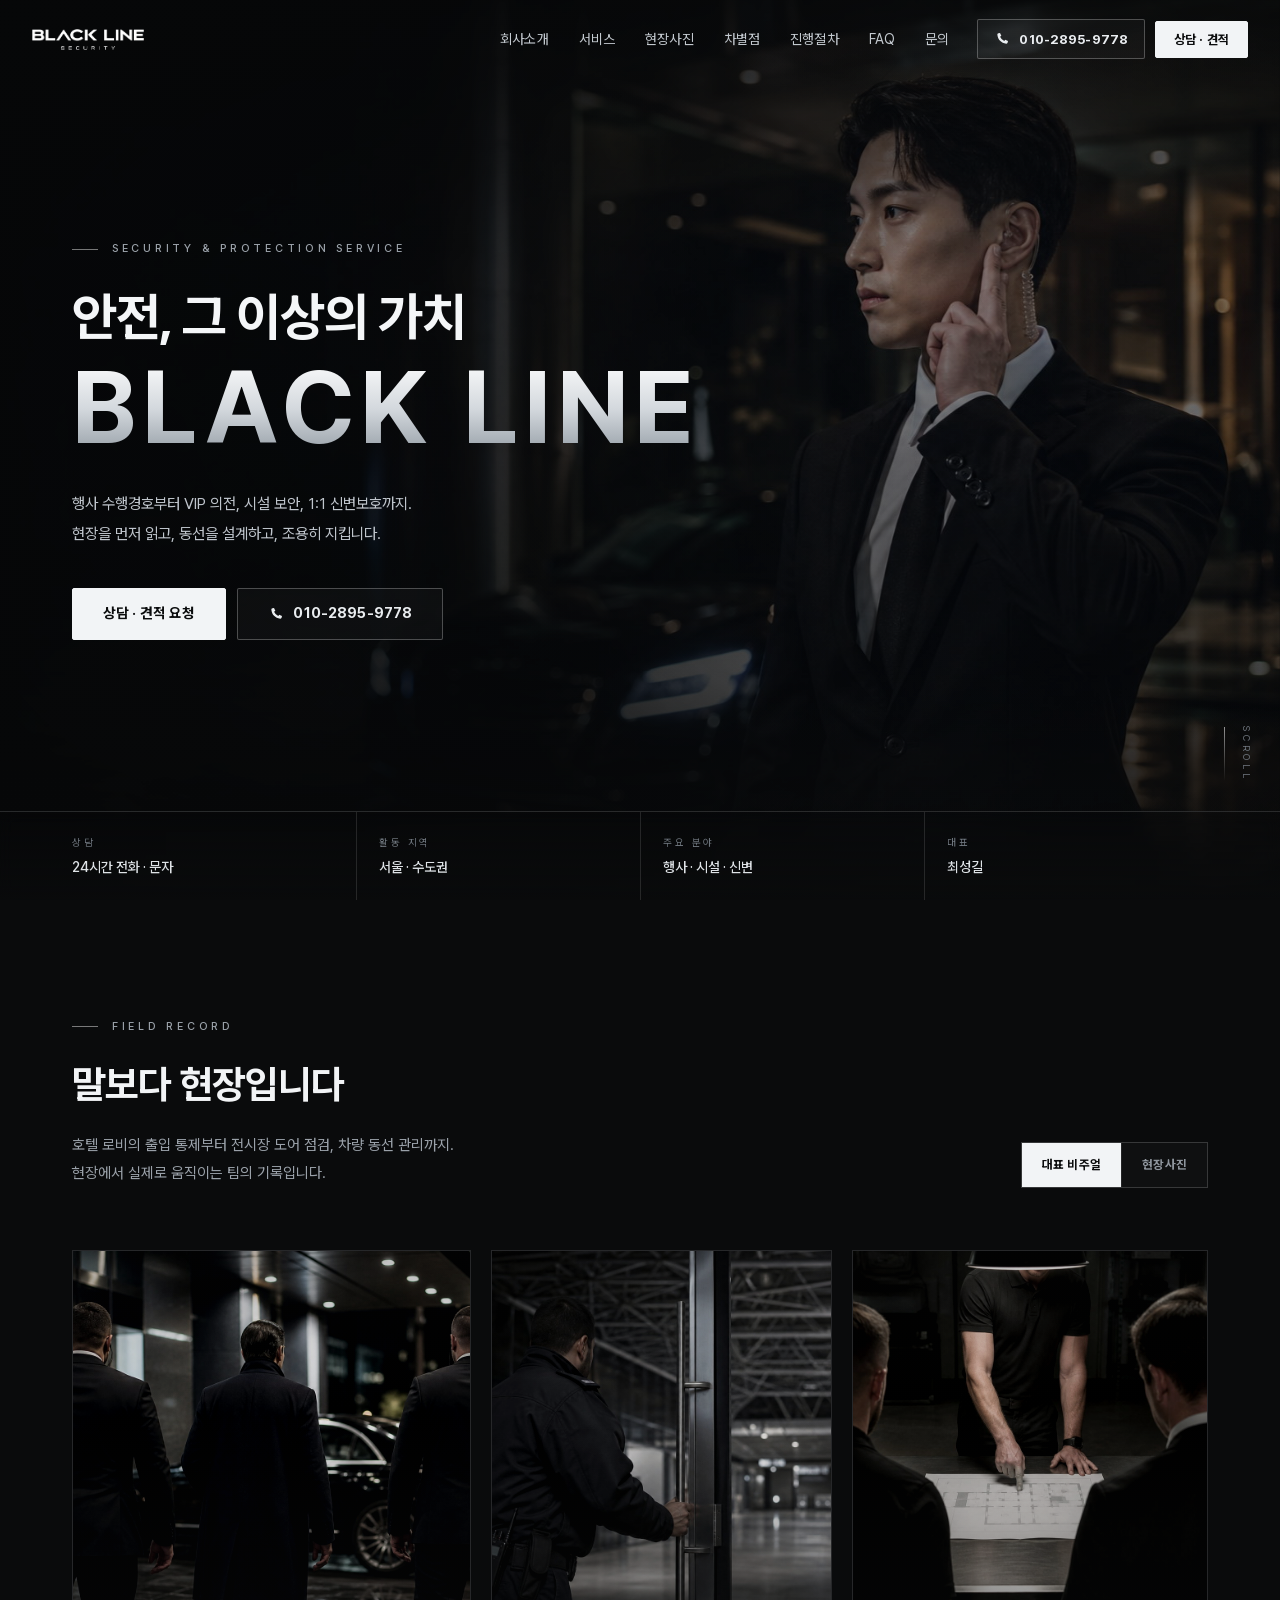
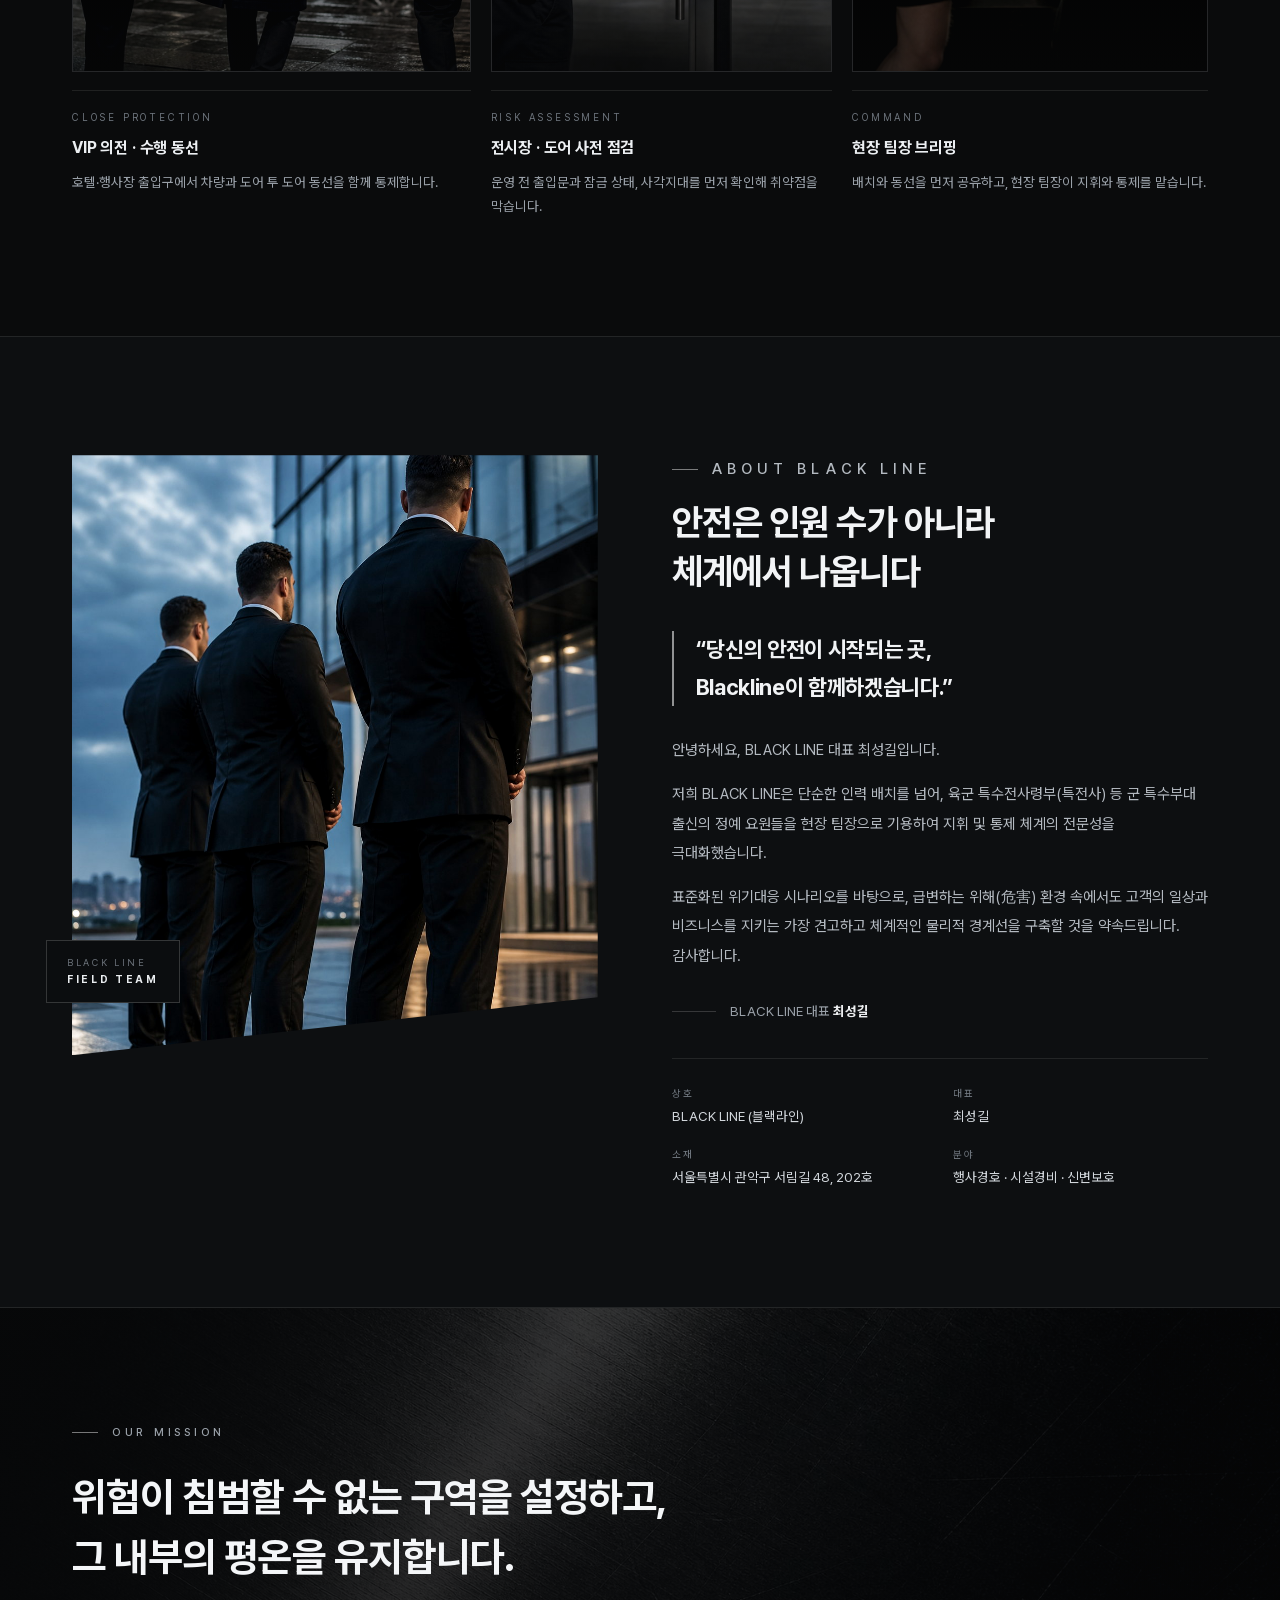
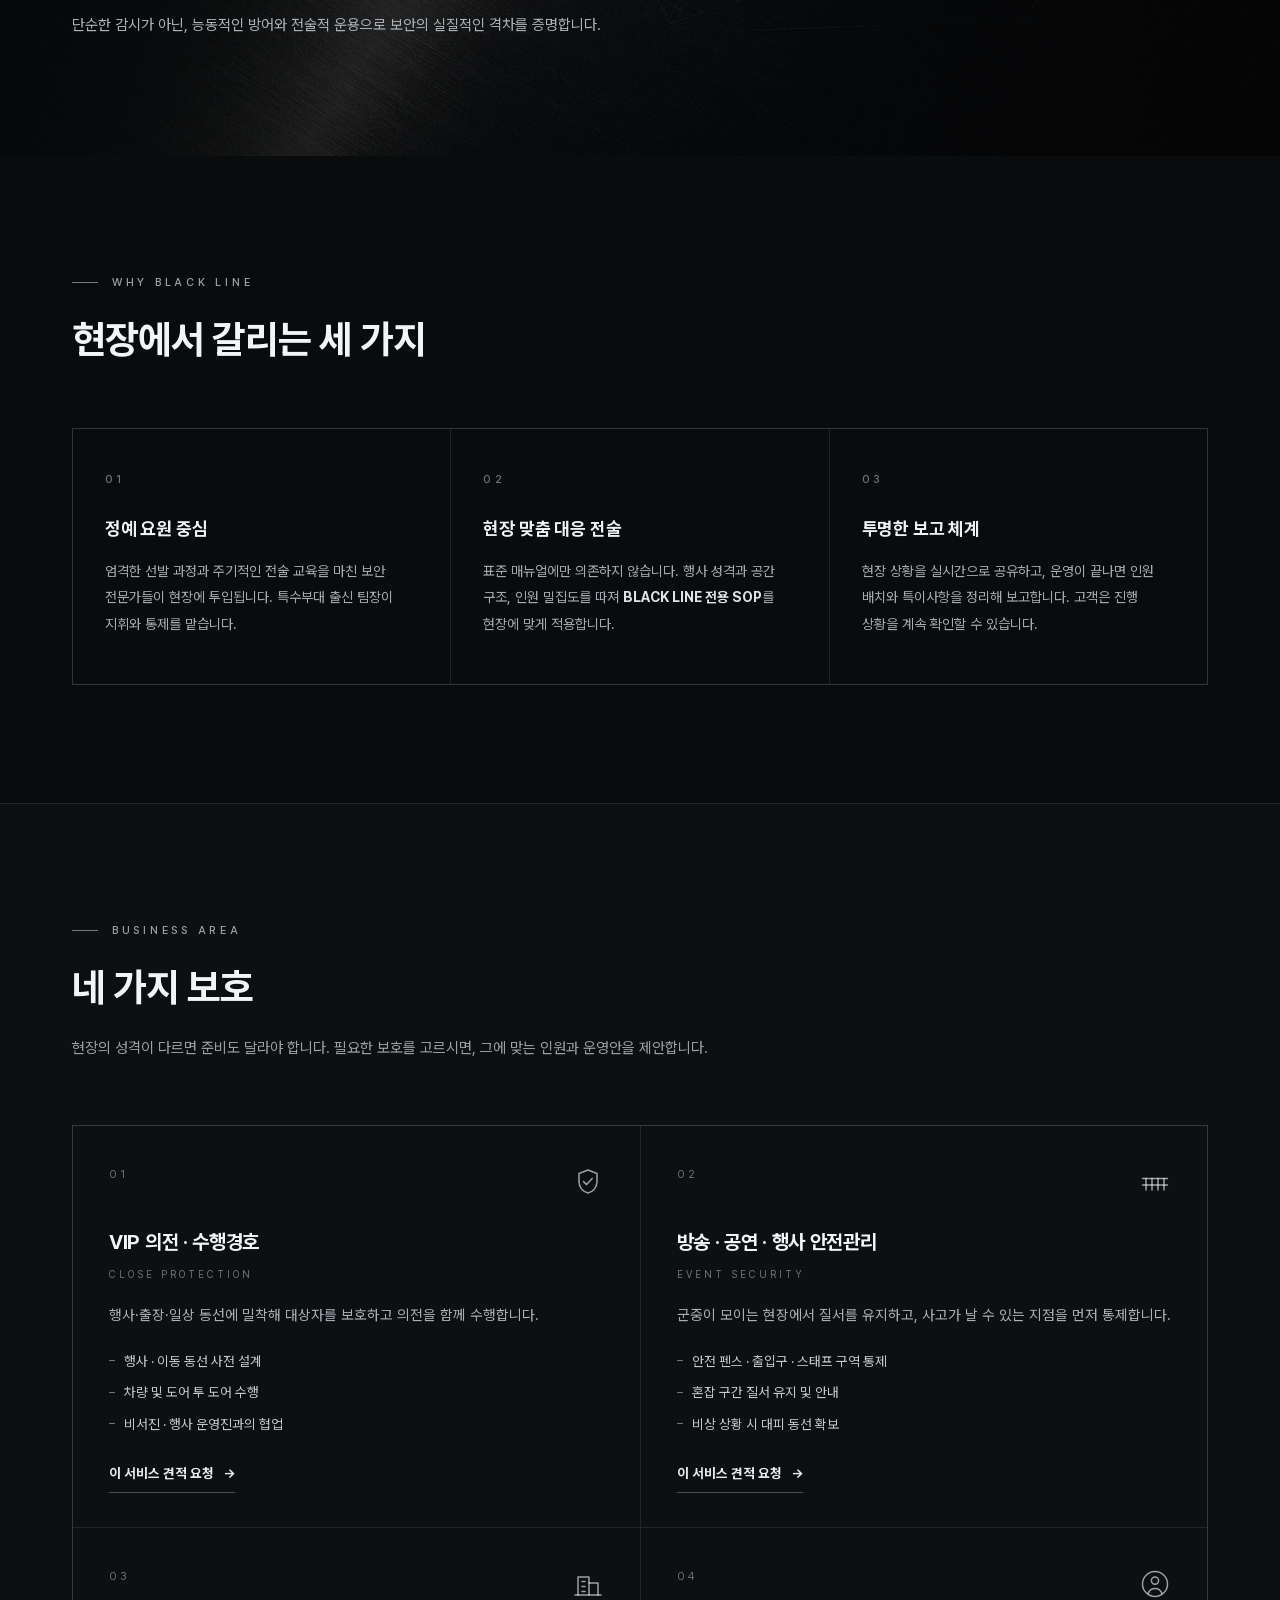
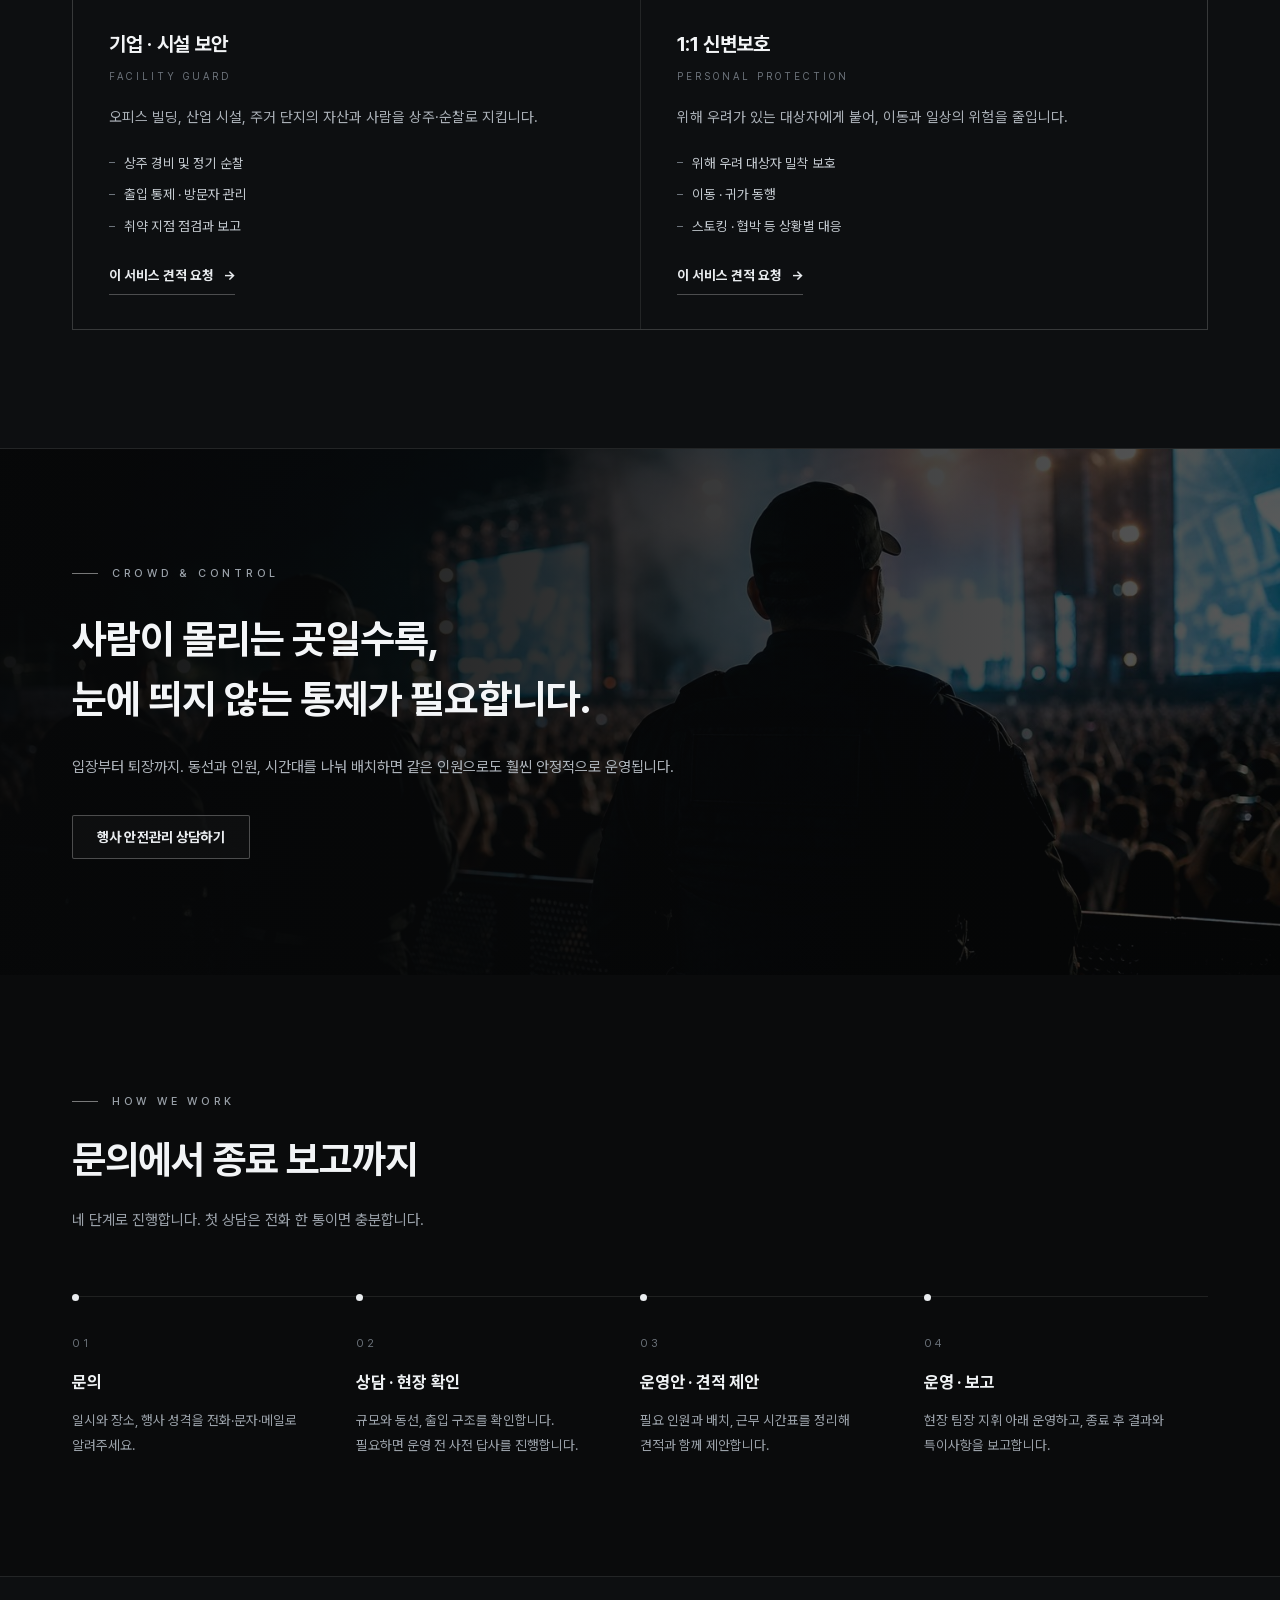
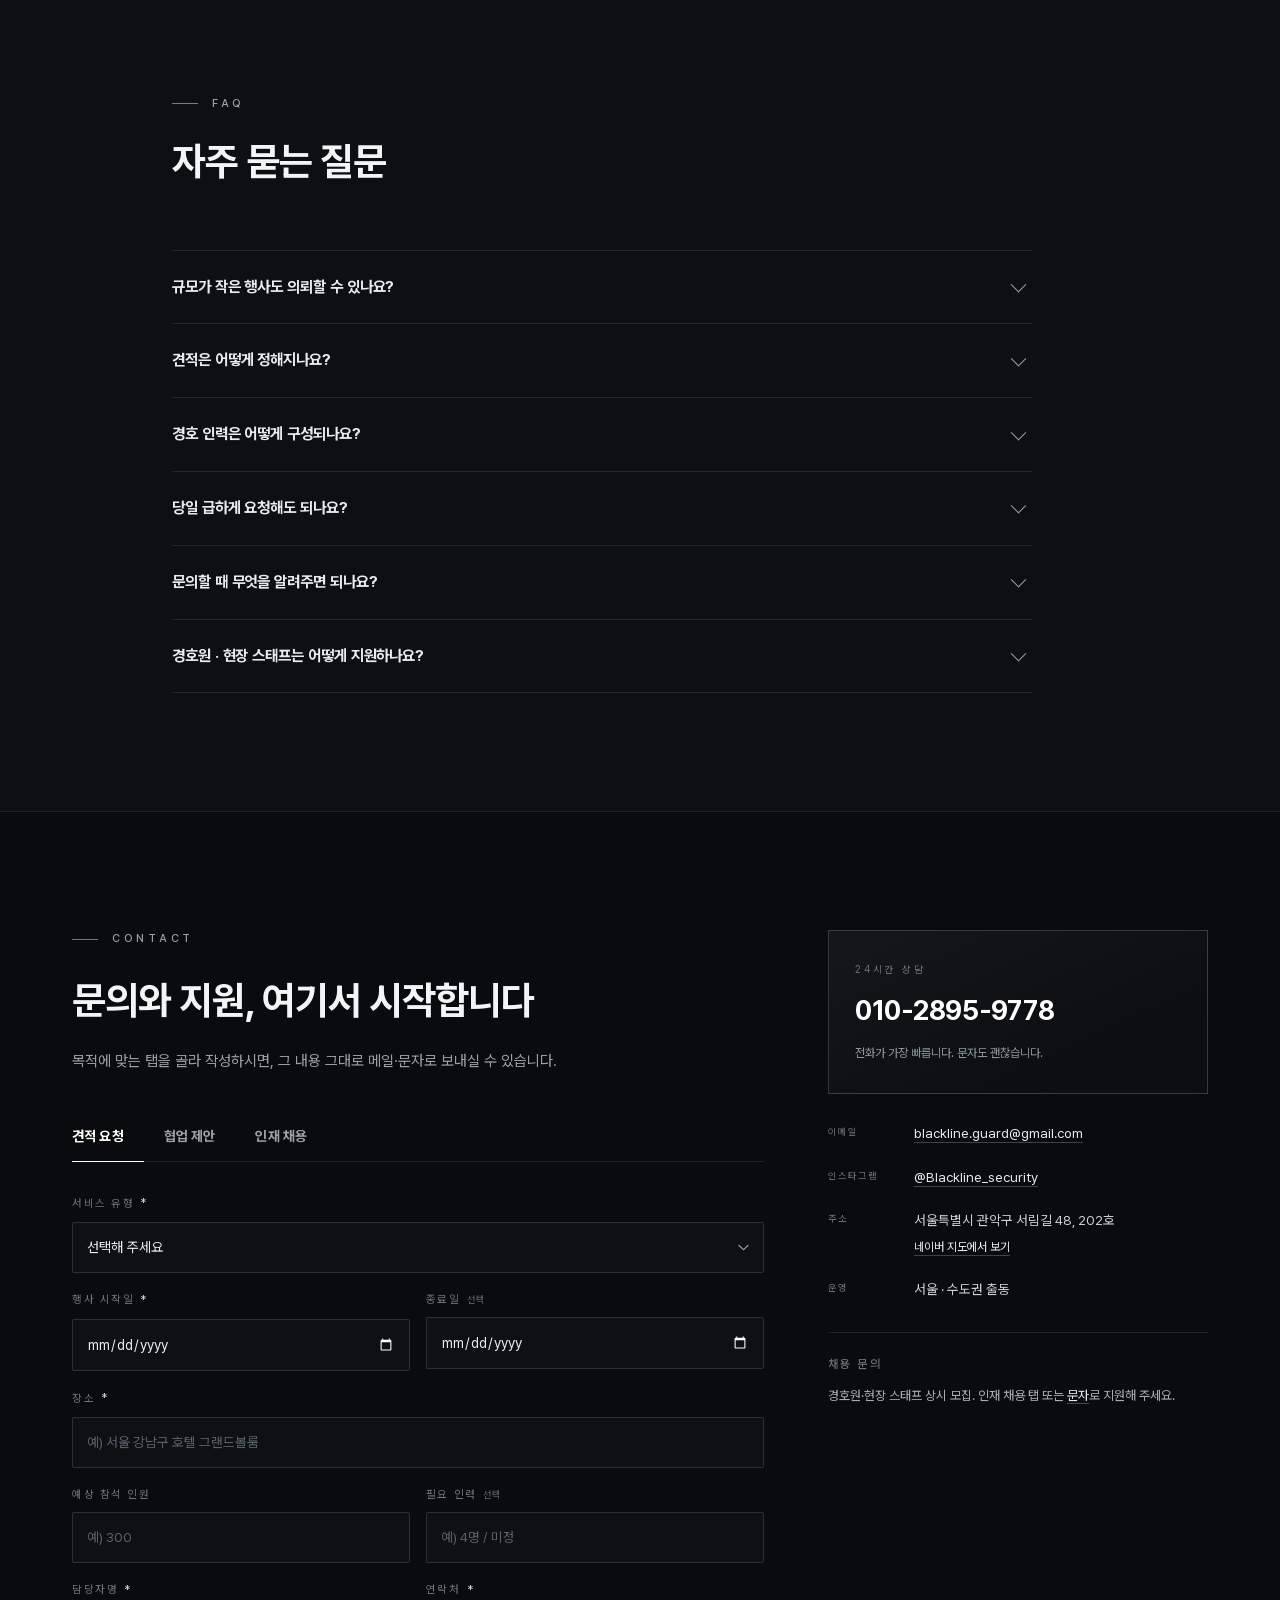
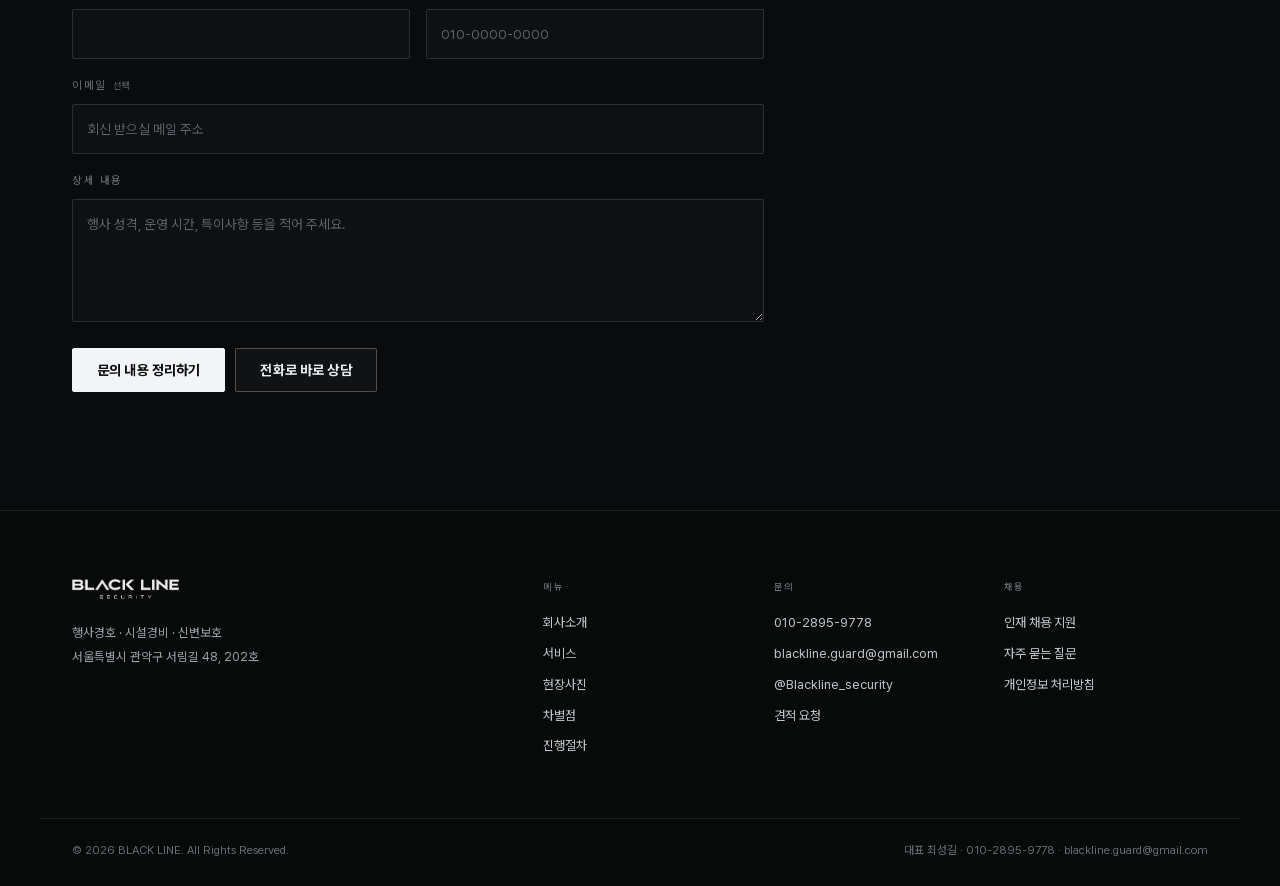
<file: blackline/index.html>
<!DOCTYPE html>
<html lang="ko">
<head>
<meta charset="utf-8">
<meta name="viewport" content="width=device-width, initial-scale=1, viewport-fit=cover">
<meta name="robots" content="index, follow">
<meta name="theme-color" content="#0a0b0c">
<title>BLACK LINE SECURITY | 행사·VIP 경호 · 시설 보안 · 서울</title>
<meta name="description" content="행사경호, VIP 의전·수행경호, 방송·공연 안전관리, 기업·시설 보안, 1:1 신변보호. 특전사 출신 요원이 현장을 지휘하는 경호·보안 전문 BLACK LINE. 010-2895-9778로 24시간 상담하세요.">
<meta name="keywords" content="경호업체, 행사경호, 수행경호, VIP경호, 의전, 방송경호, 공연안전관리, 시설보안, 시설경비, 신변보호, 경호원, 관악구 경호, 서울 경호업체, BLACK LINE, 블랙라인">
<link rel="canonical" href="https://starha2015-svg.github.io/blackline/">

<meta property="og:type" content="website">
<meta property="og:site_name" content="BLACK LINE SECURITY">
<meta property="og:locale" content="ko_KR">
<meta property="og:title" content="BLACK LINE SECURITY | 안전, 그 이상의 가치">
<meta property="og:description" content="행사경호 · VIP 의전 · 시설 보안 · 1:1 신변보호. 현장을 먼저 읽고 동선을 설계하는 경호·안전관리 팀 BLACK LINE. 24시간 상담 010-2895-9778.">
<meta property="og:url" content="https://starha2015-svg.github.io/blackline/">
<meta property="og:image" content="https://starha2015-svg.github.io/blackline/assets/og-image.jpg">
<meta property="og:image:width" content="1200">
<meta property="og:image:height" content="630">
<meta property="og:image:alt" content="BLACK LINE SECURITY — 안전, 그 이상의 가치">
<meta name="twitter:card" content="summary_large_image">
<meta name="twitter:title" content="BLACK LINE SECURITY | 안전, 그 이상의 가치">
<meta name="twitter:description" content="행사경호 · VIP 의전 · 시설 보안 · 1:1 신변보호. 24시간 상담 010-2895-9778.">
<meta name="twitter:image" content="https://starha2015-svg.github.io/blackline/assets/og-image.jpg">

<link rel="icon" href="favicon.svg" type="image/svg+xml">
<link rel="apple-touch-icon" href="assets/apple-touch-icon.png">
<link rel="preload" href="fonts/Pretendard-Bold.woff2" as="font" type="font/woff2" crossorigin>
<link rel="preload" href="fonts/Pretendard-Regular.woff2" as="font" type="font/woff2" crossorigin>
<link rel="preload" as="image" href="assets/hero.jpg">
<link rel="stylesheet" href="styles.css?v=6">
<noscript><style>.reveal{opacity:1 !important;transform:none !important}</style></noscript>

<script type="application/ld+json">
{
  "@context": "https://schema.org",
  "@type": "LocalBusiness",
  "@id": "https://starha2015-svg.github.io/blackline/#business",
  "name": "BLACK LINE SECURITY",
  "alternateName": "블랙라인",
  "description": "행사경호, VIP 의전·수행경호, 방송·공연 안전관리, 기업·시설 보안, 1:1 신변보호를 수행하는 서울 관악구 기반 경호·보안 전문 업체.",
  "url": "https://starha2015-svg.github.io/blackline/",
  "telephone": "+82-10-2895-9778",
  "email": "blackline.guard@gmail.com",
  "image": "https://starha2015-svg.github.io/blackline/assets/og-image.jpg",
  "logo": "https://starha2015-svg.github.io/blackline/assets/logo-white.png",
  "priceRange": "상담 후 견적",
  "founder": { "@type": "Person", "name": "최성길" },
  "address": {
    "@type": "PostalAddress",
    "streetAddress": "서림길 48, 202호",
    "addressLocality": "관악구",
    "addressRegion": "서울특별시",
    "addressCountry": "KR"
  },
  "areaServed": [
    { "@type": "City", "name": "서울특별시" },
    { "@type": "AdministrativeArea", "name": "수도권" }
  ],
  "contactPoint": {
    "@type": "ContactPoint",
    "telephone": "+82-10-2895-9778",
    "contactType": "customer service",
    "availableLanguage": ["ko", "en"]
  },
  "sameAs": ["https://www.instagram.com/Blackline_security/"],
  "hasOfferCatalog": {
    "@type": "OfferCatalog",
    "name": "BLACK LINE 서비스",
    "itemListElement": [
      { "@type": "Offer", "itemOffered": { "@type": "Service", "name": "VIP 의전 · 수행경호", "description": "행사·출장·일상 동선에 대한 밀착 수행경호와 의전" } },
      { "@type": "Offer", "itemOffered": { "@type": "Service", "name": "방송 · 공연 · 행사 안전관리", "description": "군중 밀집 행사의 질서 유지, 안전 펜스·출입 통제, 비상 대피 동선 관리" } },
      { "@type": "Offer", "itemOffered": { "@type": "Service", "name": "기업 · 시설 보안", "description": "상주 경비, 정기 순찰, 출입 통제 및 취약 지점 점검" } },
      { "@type": "Offer", "itemOffered": { "@type": "Service", "name": "1:1 신변보호", "description": "위해 우려 대상자에 대한 밀착 신변보호와 이동 동행" } }
    ]
  }
}
</script>
</head>
<body>
<a class="skip" href="#main">본문으로 바로가기</a>

<header class="site-header" id="siteHeader">
  <div class="header-inner">
    <a class="brand" href="#top" aria-label="BLACK LINE SECURITY 홈">
      <img src="assets/logo-white.png" alt="BLACK LINE SECURITY" width="4308" height="807">
    </a>

    <nav class="nav" id="primaryNav" aria-label="주요 메뉴">
      <a href="#about">회사소개</a>
      <a href="#services">서비스</a>
      <a href="#field" data-field-tab="real">현장사진</a>
      <a href="#difference">차별점</a>
      <a href="#process">진행절차</a>
      <a href="#faq">FAQ</a>
      <a href="#contact">문의</a>
    </nav>

    <div class="header-actions">
      <a class="btn btn-line header-call" href="tel:01028959778">
        <svg viewBox="0 0 24 24" aria-hidden="true"><path d="M6.6 3.5 9 3l2 4.2-1.9 1.4a12 12 0 0 0 6.3 6.3L16.8 13 21 15l-.5 2.4a2 2 0 0 1-2.2 1.6C10.6 18 6 13.4 5 5.7A2 2 0 0 1 6.6 3.5Z"/></svg>
        <span>010-2895-9778</span>
      </a>
      <a class="btn btn-solid header-cta" href="#contact">상담 · 견적</a>
      <button class="nav-toggle" id="navToggle" aria-expanded="false" aria-controls="primaryNav" aria-label="메뉴 열기">
        <span></span><span></span>
      </button>
    </div>
  </div>
</header>

<main id="main">

  <!-- HERO -->
  <section class="hero" id="top">
    <div class="hero-media" aria-hidden="true">
      <img src="assets/hero.jpg" alt="" width="1536" height="1024" fetchpriority="high">
    </div>
    <div class="hero-veil" aria-hidden="true"></div>
    <div class="hero-inner">
      <p class="eyebrow">SECURITY &amp; PROTECTION SERVICE</p>
      <h1 class="hero-title">
        <span class="line-1">안전, 그 이상의 가치</span>
        <span class="line-2">BLACK LINE</span>
      </h1>
      <p class="hero-sub">
        행사 수행경호부터 VIP 의전, 시설 보안, 1:1 신변보호까지.<br>
        현장을 먼저 읽고, 동선을 설계하고, 조용히 지킵니다.
      </p>
      <div class="hero-actions">
        <a class="btn btn-solid btn-lg" href="#contact">상담 · 견적 요청</a>
        <a class="btn btn-line btn-lg" href="tel:01028959778">
          <svg viewBox="0 0 24 24" aria-hidden="true"><path d="M6.6 3.5 9 3l2 4.2-1.9 1.4a12 12 0 0 0 6.3 6.3L16.8 13 21 15l-.5 2.4a2 2 0 0 1-2.2 1.6C10.6 18 6 13.4 5 5.7A2 2 0 0 1 6.6 3.5Z"/></svg>
          010-2895-9778
        </a>
      </div>
    </div>

    <div class="hero-bar">
      <div class="hero-bar-inner">
        <div class="hb"><span class="hb-k">상담</span><span class="hb-v">24시간 전화 · 문자</span></div>
        <div class="hb"><span class="hb-k">활동 지역</span><span class="hb-v">서울 · 수도권</span></div>
        <div class="hb"><span class="hb-k">주요 분야</span><span class="hb-v">행사 · 시설 · 신변</span></div>
        <div class="hb"><span class="hb-k">대표</span><span class="hb-v">최성길</span></div>
      </div>
    </div>
    <div class="scroll-cue" aria-hidden="true"><span>SCROLL</span><i></i></div>
  </section>

  <!-- FIELD -->
  <section class="section section-field" id="field">
    <div class="wrap">
      <header class="sec-head field-head">
        <div class="field-head-txt">
          <p class="eyebrow">FIELD RECORD</p>
          <h2>말보다 현장입니다</h2>
          <p class="sec-desc">호텔 로비의 출입 통제부터 전시장 도어 점검, 차량 동선 관리까지.<br class="pc-only"> 현장에서 실제로 움직이는 팀의 기록입니다.</p>
        </div>

        <div class="field-switch" role="tablist" aria-label="사진 보기 전환">
          <button class="fsw is-active" type="button" role="tab" id="fsw-ai" aria-selected="true" aria-controls="field-ai">대표 비주얼</button>
          <button class="fsw" type="button" role="tab" id="fsw-real" aria-selected="false" aria-controls="field-real" tabindex="-1">현장사진</button>
        </div>
      </header>

      <div class="field-panel is-active" id="field-ai" role="tabpanel" aria-labelledby="fsw-ai">
        <div class="gallery" id="gallery">
          <figure class="gal-card">
            <div class="gal-img">
              <img src="assets/vip.jpg" alt="야간 호텔 입구에서 인이어로 교신하며 VIP를 수행하는 정장 차림의 경호 인력" width="1536" height="1024" loading="lazy">
              <button class="gal-zoom" type="button" aria-label="VIP 의전 사진 크게 보기" data-lb-src="assets/vip.jpg" data-lb-tag="Close Protection" data-lb-title="VIP 의전 · 수행 동선" data-lb-text="호텔·행사장 출입구에서 차량과 도어 투 도어 동선을 함께 통제합니다."><span class="gal-zoom-ico" aria-hidden="true"></span></button>
            </div>
            <figcaption>
              <span class="gal-tag">Close Protection</span>
              <strong>VIP 의전 · 수행 동선</strong>
              <p>호텔·행사장 출입구에서 차량과 도어 투 도어 동선을 함께 통제합니다.</p>
            </figcaption>
          </figure>
          <figure class="gal-card">
            <div class="gal-img">
              <img src="assets/venue.jpg" alt="운영 전 전시장 유리 도어를 점검하는 보안 인력" width="1536" height="1024" loading="lazy">
              <button class="gal-zoom" type="button" aria-label="도어 점검 사진 크게 보기" data-lb-src="assets/venue.jpg" data-lb-tag="Risk Assessment" data-lb-title="전시장 · 도어 사전 점검" data-lb-text="운영 전 출입문과 잠금 상태, 사각지대를 먼저 확인해 취약점을 막습니다."><span class="gal-zoom-ico" aria-hidden="true"></span></button>
            </div>
            <figcaption>
              <span class="gal-tag">Risk Assessment</span>
              <strong>전시장 · 도어 사전 점검</strong>
              <p>운영 전 출입문과 잠금 상태, 사각지대를 먼저 확인해 취약점을 막습니다.</p>
            </figcaption>
          </figure>
          <figure class="gal-card">
            <div class="gal-img">
              <img src="assets/briefing.jpg" alt="작전 전 배치 도면을 두고 현장 브리핑을 진행하는 팀" width="1536" height="1024" loading="lazy">
              <button class="gal-zoom" type="button" aria-label="현장 브리핑 사진 크게 보기" data-lb-src="assets/briefing.jpg" data-lb-tag="Command" data-lb-title="현장 팀장 브리핑" data-lb-text="배치와 동선을 먼저 공유하고, 현장 팀장이 지휘와 통제를 맡습니다."><span class="gal-zoom-ico" aria-hidden="true"></span></button>
            </div>
            <figcaption>
              <span class="gal-tag">Command</span>
              <strong>현장 팀장 브리핑</strong>
              <p>배치와 동선을 먼저 공유하고, 현장 팀장이 지휘와 통제를 맡습니다.</p>
            </figcaption>
          </figure>
        </div>
      </div>

      <div class="field-panel" id="field-real" role="tabpanel" aria-labelledby="fsw-real" hidden>
        <p class="field-note">실제 운영 현장에서 촬영한 사진입니다. 사진을 누르면 크게 볼 수 있습니다.</p>
        <div class="gallery" id="gallery-real">
          <figure class="gal-card">
            <div class="gal-img">
              <img src="assets/field-01.jpg" alt="행사장 출입구에 배치된 정장 차림의 경호 인력" width="1310" height="1054" loading="lazy">
              <button class="gal-zoom" type="button" aria-label="출입구 배치 사진 크게 보기" data-lb-src="assets/field-01.jpg" data-lb-tag="Field 01" data-lb-title="출입구 상시 배치 · VIP 의전" data-lb-text="행사장·호텔 출입구에 상시 배치되어 방문객 동선과 출입을 통제합니다."><span class="gal-zoom-ico" aria-hidden="true"></span></button>
            </div>
            <figcaption>
              <span class="gal-tag">Close Protection</span>
              <strong>출입구 상시 배치 · VIP 의전</strong>
              <p>행사장·호텔 출입구에 상시 배치되어 방문객 동선과 출입을 통제합니다.</p>
            </figcaption>
          </figure>
          <figure class="gal-card">
            <div class="gal-img">
              <img src="assets/field-02.jpg" alt="전시장 유리 도어 손잡이를 점검하는 경호 인력" width="1600" height="1200" loading="lazy">
              <button class="gal-zoom" type="button" aria-label="출입문 점검 사진 크게 보기" data-lb-src="assets/field-02.jpg" data-lb-tag="Field 02" data-lb-title="출입문 · 취약 지점 점검" data-lb-text="운영 전 도어와 잠금 상태, 사각지대를 직접 확인해 취약점을 먼저 막습니다."><span class="gal-zoom-ico" aria-hidden="true"></span></button>
            </div>
            <figcaption>
              <span class="gal-tag">Risk Assessment</span>
              <strong>출입문 · 취약 지점 점검</strong>
              <p>운영 전 도어와 잠금 상태, 사각지대를 직접 확인해 취약점을 먼저 막습니다.</p>
            </figcaption>
          </figure>
          <figure class="gal-card">
            <div class="gal-img">
              <img src="assets/field-03.jpg" alt="경기장 주차장 진입로에서 차량 통제 중인 경호 인력" width="1200" height="1600" loading="lazy">
              <button class="gal-zoom" type="button" aria-label="차량 통제 사진 크게 보기" data-lb-src="assets/field-03.jpg" data-lb-tag="Field 03" data-lb-title="차량 · 주차 동선 관리" data-lb-text="주차장 진입로와 차량 동선을 통제해 행사장 외곽 혼잡을 줄입니다."><span class="gal-zoom-ico" aria-hidden="true"></span></button>
            </div>
            <figcaption>
              <span class="gal-tag">Access Control</span>
              <strong>차량 · 주차 동선 관리</strong>
              <p>주차장 진입로와 차량 동선을 통제해 행사장 외곽 혼잡을 줄입니다.</p>
            </figcaption>
          </figure>
        </div>
      </div>

    </div>
  </section>

  <!-- ABOUT -->
  <section class="section section-about" id="about">
    <div class="wrap about-grid">
      <div class="about-media reveal">
        <img src="assets/team.jpg" alt="건물 앞에 도열한 BLACK LINE 경호 인력" width="1024" height="1536" loading="lazy">
        <span class="about-badge">BLACK LINE<br><b>FIELD TEAM</b></span>
      </div>

      <div class="about-body">
        <p class="eyebrow">ABOUT BLACK LINE</p>
        <h2>안전은 인원 수가 아니라<br>체계에서 나옵니다</h2>

        <blockquote class="ceo-quote">
          “당신의 안전이 시작되는 곳,<br>Blackline이 함께하겠습니다.”
        </blockquote>

        <p>안녕하세요, BLACK LINE 대표 최성길입니다.</p>
        <p>저희 BLACK LINE은 단순한 인력 배치를 넘어, 육군 특수전사령부(특전사) 등 군 특수부대 출신의 정예 요원들을 현장 팀장으로 기용하여 지휘 및 통제 체계의 전문성을 극대화했습니다.</p>
        <p>표준화된 위기대응 시나리오를 바탕으로, 급변하는 위해(危害) 환경 속에서도 고객의 일상과 비즈니스를 지키는 가장 견고하고 체계적인 물리적 경계선을 구축할 것을 약속드립니다. 감사합니다.</p>

        <div class="sign">
          <span class="sign-line"></span>
          <span class="sign-name">BLACK LINE 대표 <b>최성길</b></span>
        </div>

        <dl class="facts">
          <div><dt>상호</dt><dd>BLACK LINE (블랙라인)</dd></div>
          <div><dt>대표</dt><dd>최성길</dd></div>
          <div><dt>소재</dt><dd>서울특별시 관악구 서림길 48, 202호</dd></div>
          <div><dt>분야</dt><dd>행사경호 · 시설경비 · 신변보호</dd></div>
        </dl>
      </div>
    </div>
  </section>

  <!-- VISION BAND -->
  <section class="band" aria-label="BLACK LINE의 임무">
    <div class="band-bg" aria-hidden="true"><img src="assets/metal.jpg" alt="" width="1536" height="1024" loading="lazy"></div>
    <div class="wrap band-inner">
      <p class="eyebrow">OUR MISSION</p>
      <p class="band-quote">
        위험이 침범할 수 없는 구역을 설정하고,<br>
        그 내부의 평온을 유지합니다.
      </p>
      <p class="band-sub">단순한 감시가 아닌, 능동적인 방어와 전술적 운용으로 보안의 실질적인 격차를 증명합니다.</p>
    </div>
  </section>

  <!-- DIFFERENCE -->
  <section class="section section-diff" id="difference">
    <div class="wrap">
      <header class="sec-head">
        <p class="eyebrow">WHY BLACK LINE</p>
        <h2>현장에서 갈리는 세 가지</h2>
      </header>

      <div class="diff-grid">
        <article class="diff-card reveal">
          <span class="diff-num">01</span>
          <h3>정예 요원 중심</h3>
          <p>엄격한 선발 과정과 주기적인 전술 교육을 마친 보안 전문가들이 현장에 투입됩니다. 특수부대 출신 팀장이 지휘와 통제를 맡습니다.</p>
        </article>
        <article class="diff-card reveal">
          <span class="diff-num">02</span>
          <h3>현장 맞춤 대응 전술</h3>
          <p>표준 매뉴얼에만 의존하지 않습니다. 행사 성격과 공간 구조, 인원 밀집도를 따져 <b>BLACK LINE 전용 SOP</b>를 현장에 맞게 적용합니다.</p>
        </article>
        <article class="diff-card reveal">
          <span class="diff-num">03</span>
          <h3>투명한 보고 체계</h3>
          <p>현장 상황을 실시간으로 공유하고, 운영이 끝나면 인원 배치와 특이사항을 정리해 보고합니다. 고객은 진행 상황을 계속 확인할 수 있습니다.</p>
        </article>
      </div>
    </div>
  </section>

  <!-- SERVICES -->
  <section class="section section-services" id="services">
    <div class="wrap">
      <header class="sec-head">
        <p class="eyebrow">BUSINESS AREA</p>
        <h2>네 가지 보호</h2>
        <p class="sec-desc">현장의 성격이 다르면 준비도 달라야 합니다. 필요한 보호를 고르시면, 그에 맞는 인원과 운영안을 제안합니다.</p>
      </header>

      <div class="svc-grid">
        <article class="svc-card reveal">
          <div class="svc-top">
            <span class="svc-num">01</span>
            <svg class="svc-ico" viewBox="0 0 32 32" aria-hidden="true">
              <path d="M16 4 7 7.5v8.2c0 5.4 3.7 9.9 9 11.3 5.3-1.4 9-5.9 9-11.3V7.5L16 4Z"/>
              <path d="m11.6 15.6 3 3 5.6-6"/>
            </svg>
          </div>
          <h3>VIP 의전 · 수행경호</h3>
          <p class="svc-en">Close Protection</p>
          <p class="svc-desc">행사·출장·일상 동선에 밀착해 대상자를 보호하고 의전을 함께 수행합니다.</p>
          <ul class="svc-list">
            <li>행사 · 이동 동선 사전 설계</li>
            <li>차량 및 도어 투 도어 수행</li>
            <li>비서진 · 행사 운영진과의 협업</li>
          </ul>
          <button type="button" class="svc-link" data-service="VIP 의전 · 수행경호">이 서비스 견적 요청 <span aria-hidden="true">→</span></button>
        </article>

        <article class="svc-card reveal">
          <div class="svc-top">
            <span class="svc-num">02</span>
            <svg class="svc-ico" viewBox="0 0 32 32" aria-hidden="true">
              <path d="M3.5 12.5h25M3.5 19h25"/>
              <path d="M7 12.5V24m6-11.5V24m6-11.5V24m6-11.5V24"/>
            </svg>
          </div>
          <h3>방송 · 공연 · 행사 안전관리</h3>
          <p class="svc-en">Event Security</p>
          <p class="svc-desc">군중이 모이는 현장에서 질서를 유지하고, 사고가 날 수 있는 지점을 먼저 통제합니다.</p>
          <ul class="svc-list">
            <li>안전 펜스 · 출입구 · 스태프 구역 통제</li>
            <li>혼잡 구간 질서 유지 및 안내</li>
            <li>비상 상황 시 대피 동선 확보</li>
          </ul>
          <button type="button" class="svc-link" data-service="방송 · 공연 · 행사 안전관리">이 서비스 견적 요청 <span aria-hidden="true">→</span></button>
        </article>

        <article class="svc-card reveal">
          <div class="svc-top">
            <span class="svc-num">03</span>
            <svg class="svc-ico" viewBox="0 0 32 32" aria-hidden="true">
              <path d="M6 27V9h11v18"/>
              <path d="M17 15h9v12"/>
              <path d="M3 27h26"/>
              <path d="M10 13.5h3m-3 5h3m-3 5h3"/>
            </svg>
          </div>
          <h3>기업 · 시설 보안</h3>
          <p class="svc-en">Facility Guard</p>
          <p class="svc-desc">오피스 빌딩, 산업 시설, 주거 단지의 자산과 사람을 상주·순찰로 지킵니다.</p>
          <ul class="svc-list">
            <li>상주 경비 및 정기 순찰</li>
            <li>출입 통제 · 방문자 관리</li>
            <li>취약 지점 점검과 보고</li>
          </ul>
          <button type="button" class="svc-link" data-service="기업 · 시설 보안">이 서비스 견적 요청 <span aria-hidden="true">→</span></button>
        </article>

        <article class="svc-card reveal">
          <div class="svc-top">
            <span class="svc-num">04</span>
            <svg class="svc-ico" viewBox="0 0 32 32" aria-hidden="true">
              <circle cx="16" cy="16" r="12.5"/>
              <circle cx="16" cy="12.6" r="3.6"/>
              <path d="M9 25.4c1.5-3.2 3.9-4.8 7-4.8s5.5 1.6 7 4.8"/>
            </svg>
          </div>
          <h3>1:1 신변보호</h3>
          <p class="svc-en">Personal Protection</p>
          <p class="svc-desc">위해 우려가 있는 대상자에게 붙어, 이동과 일상의 위험을 줄입니다.</p>
          <ul class="svc-list">
            <li>위해 우려 대상자 밀착 보호</li>
            <li>이동 · 귀가 동행</li>
            <li>스토킹 · 협박 등 상황별 대응</li>
          </ul>
          <button type="button" class="svc-link" data-service="1:1 신변보호">이 서비스 견적 요청 <span aria-hidden="true">→</span></button>
        </article>
      </div>
    </div>
  </section>

  <!-- EVENT BAND -->
  <section class="band band-event" aria-label="행사 안전관리">
    <div class="band-bg" aria-hidden="true"><img src="assets/event.jpg" alt="" width="1536" height="1024" loading="lazy"></div>
    <div class="wrap band-inner">
      <p class="eyebrow">CROWD &amp; CONTROL</p>
      <p class="band-quote">사람이 몰리는 곳일수록,<br>눈에 띄지 않는 통제가 필요합니다.</p>
      <p class="band-sub">입장부터 퇴장까지. 동선과 인원, 시간대를 나눠 배치하면 같은 인원으로도 훨씬 안정적으로 운영됩니다.</p>
      <a class="btn btn-line" href="#contact">행사 안전관리 상담하기</a>
    </div>
  </section>

  <!-- PROCESS -->
  <section class="section section-process" id="process">
    <div class="wrap">
      <header class="sec-head">
        <p class="eyebrow">HOW WE WORK</p>
        <h2>문의에서 종료 보고까지</h2>
        <p class="sec-desc">네 단계로 진행합니다. 첫 상담은 전화 한 통이면 충분합니다.</p>
      </header>

      <ol class="steps">
        <li class="step reveal">
          <span class="step-num">01</span>
          <h3>문의</h3>
          <p>일시와 장소, 행사 성격을 전화·문자·메일로 알려주세요.</p>
        </li>
        <li class="step reveal">
          <span class="step-num">02</span>
          <h3>상담 · 현장 확인</h3>
          <p>규모와 동선, 출입 구조를 확인합니다. 필요하면 운영 전 사전 답사를 진행합니다.</p>
        </li>
        <li class="step reveal">
          <span class="step-num">03</span>
          <h3>운영안 · 견적 제안</h3>
          <p>필요 인원과 배치, 근무 시간표를 정리해 견적과 함께 제안합니다.</p>
        </li>
        <li class="step reveal">
          <span class="step-num">04</span>
          <h3>운영 · 보고</h3>
          <p>현장 팀장 지휘 아래 운영하고, 종료 후 결과와 특이사항을 보고합니다.</p>
        </li>
      </ol>
    </div>
  </section>

  <!-- FAQ -->
  <section class="section section-faq" id="faq">
    <div class="wrap faq-wrap">
      <header class="sec-head">
        <p class="eyebrow">FAQ</p>
        <h2>자주 묻는 질문</h2>
      </header>

      <div class="faq-list">
        <details>
          <summary>규모가 작은 행사도 의뢰할 수 있나요?</summary>
          <div class="faq-a"><p>네. 소규모 행사나 하루 단위 의뢰도 상담 가능합니다. 참석 인원과 시간, 현장 구조를 확인한 뒤 필요한 최소 인원을 역으로 제안해 드립니다.</p></div>
        </details>
        <details>
          <summary>견적은 어떻게 정해지나요?</summary>
          <div class="faq-a"><p>행사 일시와 장소, 예상 인원, 행사 성격, 필요 인원과 근무 시간을 기준으로 산정합니다. 현장 확인이 필요한 경우에는 별도로 협의합니다.</p></div>
        </details>
        <details>
          <summary>경호 인력은 어떻게 구성되나요?</summary>
          <div class="faq-a"><p>특전사 등 특수부대 출신 요원을 현장 팀장으로 기용하고, 주기적인 전술 교육과 BLACK LINE 자체 SOP로 운용합니다. 현장 규모에 맞춰 팀장과 팀원 구성을 제안합니다.</p></div>
        </details>
        <details>
          <summary>당일 급하게 요청해도 되나요?</summary>
          <div class="faq-a"><p>가능한 범위에서 최대한 맞춰 드립니다. 다만 인원 확보와 사전 확인에 시간이 필요하니, 일정이 정해지면 최대한 이른 시점에 연락 주시는 편이 좋습니다. 전화가 가장 빠릅니다.</p></div>
        </details>
        <details>
          <summary>문의할 때 무엇을 알려주면 되나요?</summary>
          <div class="faq-a"><p>일시, 장소, 행사 이름과 성격, 예상 참석 인원, 필요한 업무 범위입니다. 아래 견적 요청 양식에 적어 보내셔도 되고, 문자나 전화로 알려주셔도 됩니다.</p></div>
        </details>
        <details>
          <summary>경호원 · 현장 스태프는 어떻게 지원하나요?</summary>
          <div class="faq-a"><p>아래 문의 영역의 <b>인재 채용</b> 탭에서 이름, 연락처, 거주지, 경력과 자격을 남겨 주세요. 010-2895-9778로 문자를 보내셔도 됩니다.</p></div>
        </details>
      </div>
    </div>
  </section>

  <!-- CONTACT -->
  <section class="section section-contact" id="contact">
    <div class="wrap contact-grid">

      <div class="contact-main">
        <p class="eyebrow">CONTACT</p>
        <h2>문의와 지원, 여기서 시작합니다</h2>
        <p class="sec-desc">목적에 맞는 탭을 골라 작성하시면, 그 내용 그대로 메일·문자로 보내실 수 있습니다.</p>

        <div class="tabs" role="tablist" aria-label="문의 종류">
          <button class="tab is-active" role="tab" id="tab-quote" aria-controls="panel-quote" aria-selected="true" type="button">견적 요청</button>
          <button class="tab" role="tab" id="tab-partner" aria-controls="panel-partner" aria-selected="false" tabindex="-1" type="button">협업 제안</button>
          <button class="tab" role="tab" id="tab-hire" aria-controls="panel-hire" aria-selected="false" tabindex="-1" type="button">인재 채용</button>
        </div>

        <!-- 견적 -->
        <form class="qform is-active" id="panel-quote" role="tabpanel" aria-labelledby="tab-quote" data-kind="견적 요청" novalidate>
          <div class="fgrid">
            <label class="f full">
              <span class="fl">서비스 유형 <i>*</i></span>
              <select name="유형" data-label="서비스 유형" data-required>
                <option value="">선택해 주세요</option>
                <option>VIP 의전 · 수행경호</option>
                <option>방송 · 공연 · 행사 안전관리</option>
                <option>기업 · 시설 보안</option>
                <option>1:1 신변보호</option>
                <option>기타 · 상담 후 결정</option>
              </select>
            </label>

            <label class="f">
              <span class="fl">행사 시작일 <i>*</i></span>
              <input type="date" name="시작일" data-label="행사 시작일" data-required>
            </label>
            <label class="f">
              <span class="fl">종료일 <em>선택</em></span>
              <input type="date" name="종료일" data-label="행사 종료일">
            </label>

            <label class="f full">
              <span class="fl">장소 <i>*</i></span>
              <input type="text" name="장소" data-label="장소" data-required placeholder="예) 서울 강남구 호텔 그랜드볼룸">
            </label>

            <label class="f">
              <span class="fl">예상 참석 인원</span>
              <input type="text" name="참석인원" data-label="예상 참석 인원" inputmode="numeric" placeholder="예) 300">
            </label>
            <label class="f">
              <span class="fl">필요 인력 <em>선택</em></span>
              <input type="text" name="필요인력" data-label="필요 인력" placeholder="예) 4명 / 미정">
            </label>

            <label class="f">
              <span class="fl">담당자명 <i>*</i></span>
              <input type="text" name="담당자" data-label="담당자명" data-required autocomplete="name">
            </label>
            <label class="f">
              <span class="fl">연락처 <i>*</i></span>
              <input type="tel" name="연락처" data-label="연락처" data-required data-phone autocomplete="tel" placeholder="010-0000-0000">
            </label>

            <label class="f full">
              <span class="fl">이메일 <em>선택</em></span>
              <input type="email" name="이메일" data-label="이메일" autocomplete="email" placeholder="회신 받으실 메일 주소">
            </label>

            <label class="f full">
              <span class="fl">상세 내용</span>
              <textarea name="내용" rows="4" maxlength="800" data-label="상세 내용" placeholder="행사 성격, 운영 시간, 특이사항 등을 적어 주세요."></textarea>
            </label>
          </div>
          <p class="ferr" role="alert" hidden></p>
          <div class="factions">
            <button class="btn btn-solid" type="submit">문의 내용 정리하기</button>
            <a class="btn btn-line" href="tel:01028959778">전화로 바로 상담</a>
          </div>
        </form>

        <!-- 협업 -->
        <form class="qform" id="panel-partner" role="tabpanel" aria-labelledby="tab-partner" data-kind="협업 제안" novalidate hidden>
          <div class="fgrid">
            <label class="f">
              <span class="fl">업체 · 기관명 <i>*</i></span>
              <input type="text" name="업체명" data-label="업체명" data-required autocomplete="organization">
            </label>
            <label class="f">
              <span class="fl">담당자명 <i>*</i></span>
              <input type="text" name="담당자" data-label="담당자명" data-required autocomplete="name">
            </label>
            <label class="f">
              <span class="fl">연락처 <i>*</i></span>
              <input type="tel" name="연락처" data-label="연락처" data-required data-phone autocomplete="tel" placeholder="010-0000-0000">
            </label>
            <label class="f">
              <span class="fl">이메일 <em>선택</em></span>
              <input type="email" name="이메일" data-label="이메일" autocomplete="email">
            </label>
            <label class="f full">
              <span class="fl">제안 분야</span>
              <select name="분야" data-label="제안 분야">
                <option value="">선택해 주세요</option>
                <option>행사 기획 · 운영</option>
                <option>시설 · 빌딩 관리</option>
                <option>보안 장비 · 솔루션</option>
                <option>교육 · 훈련</option>
                <option>기타</option>
              </select>
            </label>
            <label class="f full">
              <span class="fl">제안 내용 <i>*</i></span>
              <textarea name="내용" rows="5" maxlength="800" data-label="제안 내용" data-required placeholder="협업 형태와 제안 내용을 적어 주세요."></textarea>
            </label>
          </div>
          <p class="ferr" role="alert" hidden></p>
          <div class="factions">
            <button class="btn btn-solid" type="submit">문의 내용 정리하기</button>
            <a class="btn btn-line" href="mailto:blackline.guard@gmail.com?subject=%5BBLACK%20LINE%5D%20%ED%98%91%EC%97%85%20%EC%A0%9C%EC%95%88">메일로 바로 보내기</a>
          </div>
        </form>

        <!-- 채용 -->
        <form class="qform" id="panel-hire" role="tabpanel" aria-labelledby="tab-hire" data-kind="인재 채용 지원" novalidate hidden>
          <div class="fgrid">
            <label class="f">
              <span class="fl">이름 <i>*</i></span>
              <input type="text" name="이름" data-label="이름" data-required autocomplete="name">
            </label>
            <label class="f">
              <span class="fl">연락처 <i>*</i></span>
              <input type="tel" name="연락처" data-label="연락처" data-required data-phone autocomplete="tel" placeholder="010-0000-0000">
            </label>
            <label class="f">
              <span class="fl">거주지</span>
              <input type="text" name="거주지" data-label="거주지" placeholder="예) 서울 관악구">
            </label>
            <label class="f">
              <span class="fl">신장 / 체중 <em>선택</em></span>
              <input type="text" name="신체" data-label="신장 / 체중" placeholder="예) 178 / 72">
            </label>
            <label class="f full">
              <span class="fl">지원 분야 <i>*</i></span>
              <select name="지원분야" data-label="지원 분야" data-required>
                <option value="">선택해 주세요</option>
                <option>행사 경호</option>
                <option>시설 경비</option>
                <option>VIP 수행</option>
                <option>현장 스태프</option>
                <option>기타</option>
              </select>
            </label>
            <label class="f full">
              <span class="fl">경력 · 자격사항</span>
              <textarea name="경력" rows="4" maxlength="600" data-label="경력 · 자격사항" placeholder="경비업무 경력, 보유 자격증(신변보호사·경비지도사 등), 특수부대 복무 여부, 가능한 근무 지역과 시간대를 적어 주세요."></textarea>
            </label>
          </div>
          <p class="ferr" role="alert" hidden></p>
          <div class="factions">
            <button class="btn btn-solid" type="submit">문의 내용 정리하기</button>
            <a class="btn btn-line" href="sms:01028959778?body=%5BBLACK%20LINE%20%EC%A7%80%EC%9B%90%5D%20%EC%9D%B4%EB%A6%84%3A%20%20%2F%20%EB%82%98%EC%9D%B4%3A%20%20%2F%20%EC%82%AC%EB%8A%94%EA%B3%B3%3A%20%20%2F%20%ED%82%A4%3A%20%20%2F%20%EB%AA%B8%EB%AC%B4%EA%B2%8C%3A%20">문자로 지원하기</a>
          </div>
        </form>

        <!-- 결과 -->
        <div class="qresult" id="qresult" hidden aria-live="polite">
          <div class="qr-head">
            <strong id="qrTitle">문의 내용이 정리되었습니다</strong>
            <span>아래 내용을 메일이나 문자로 보내 주세요.</span>
          </div>
          <pre id="qrBody"></pre>
          <div class="qr-actions">
            <a class="btn btn-solid" id="qrMail" href="#">메일로 보내기</a>
            <a class="btn btn-line" id="qrSms" href="#">문자로 보내기</a>
            <button class="btn btn-line" id="qrCopy" type="button">내용 복사</button>
            <a class="btn btn-line" href="tel:01028959778">전화하기</a>
          </div>
          <p class="qr-note">이 페이지는 입력한 내용을 서버로 보내지 않습니다. 메일·문자 앱으로 직접 전송되거나, 복사한 뒤 원하는 곳에 붙여넣게 됩니다.</p>
        </div>
      </div>

      <aside class="contact-side" aria-label="연락처">
        <div class="cs-card">
          <p class="cs-label">24시간 상담</p>
          <a class="cs-phone" href="tel:01028959778">010-2895-9778</a>
          <p class="cs-small">전화가 가장 빠릅니다. 문자도 괜찮습니다.</p>
        </div>

        <ul class="cs-list">
          <li>
            <span class="cs-k">이메일</span>
            <a href="mailto:blackline.guard@gmail.com">blackline.guard@gmail.com</a>
          </li>
          <li>
            <span class="cs-k">인스타그램</span>
            <a href="https://www.instagram.com/Blackline_security/" target="_blank" rel="noopener noreferrer">@Blackline_security</a>
          </li>
          <li>
            <span class="cs-k">주소</span>
            <span>서울특별시 관악구 서림길 48, 202호<br>
              <a class="cs-map" href="https://map.naver.com/p/search/%EC%84%9C%EC%9A%B8%ED%8A%B9%EB%B3%84%EC%8B%9C%20%EA%B4%80%EC%95%85%EA%B5%AC%20%EC%84%9C%EB%A6%BC%EA%B8%B8%2048" target="_blank" rel="noopener noreferrer">네이버 지도에서 보기</a>
            </span>
          </li>
          <li>
            <span class="cs-k">운영</span>
            <span>서울 · 수도권 출동</span>
          </li>
        </ul>

        <div class="cs-note">
          <b>채용 문의</b>
          <p>경호원·현장 스태프 상시 모집. 인재 채용 탭 또는 <a href="sms:01028959778?body=%5BBLACK%20LINE%20%EC%A7%80%EC%9B%90%5D%20">문자</a>로 지원해 주세요.</p>
        </div>
      </aside>

    </div>
  </section>
</main>

<footer class="site-footer">
  <div class="wrap footer-inner">
    <div class="f-brand">
      <img src="assets/logo-white.png" alt="BLACK LINE SECURITY" width="4308" height="807" loading="lazy">
      <p>행사경호 · 시설경비 · 신변보호<br>서울특별시 관악구 서림길 48, 202호</p>
    </div>

    <nav class="f-nav" aria-label="푸터 메뉴">
      <div>
        <b>메뉴</b>
        <a href="#about">회사소개</a>
        <a href="#services">서비스</a>
        <a href="#field" data-field-tab="real">현장사진</a>
        <a href="#difference">차별점</a>
        <a href="#process">진행절차</a>
      </div>
      <div>
        <b>문의</b>
        <a href="tel:01028959778">010-2895-9778</a>
        <a href="mailto:blackline.guard@gmail.com">blackline.guard@gmail.com</a>
        <a href="https://www.instagram.com/Blackline_security/" target="_blank" rel="noopener noreferrer">@Blackline_security</a>
        <a href="#contact">견적 요청</a>
      </div>
      <div>
        <b>채용</b>
        <a href="#contact" data-tab-target="hire">인재 채용 지원</a>
        <a href="#faq">자주 묻는 질문</a>
        <a href="privacy.html">개인정보 처리방침</a>
      </div>
    </nav>
  </div>

  <div class="wrap footer-bottom">
    <p>© 2026 BLACK LINE. All Rights Reserved.</p>
    <p class="f-legal">대표 최성길 · 010-2895-9778 · blackline.guard@gmail.com</p>
  </div>
</footer>

<div class="mobile-bar" aria-label="빠른 연락">
  <a class="mb-call" href="tel:01028959778">전화하기</a>
  <a class="mb-inq" href="#contact">상담 · 견적</a>
</div>

<script src="main.js?v=3" defer></script>

<div class="lightbox" id="lightbox" hidden role="dialog" aria-modal="true" aria-label="사진 크게 보기">
  <div class="lb-backdrop" data-lb-close></div>
  <div class="lb-inner">
    <button class="lb-close" type="button" data-lb-close aria-label="닫기">
      <svg viewBox="0 0 24 24" aria-hidden="true"><path d="m6 6 12 12M18 6 6 18"/></svg>
    </button>
    <button class="lb-arrow lb-prev" type="button" data-lb-prev aria-label="이전 사진">
      <svg viewBox="0 0 24 24" aria-hidden="true"><path d="m15 5-7 7 7 7"/></svg>
    </button>
    <figure class="lb-figure">
      <img id="lbImg" alt="">
      <figcaption class="lb-cap"><span id="lbTag"></span><strong id="lbTitle"></strong><p id="lbText"></p></figcaption>
    </figure>
    <button class="lb-arrow lb-next" type="button" data-lb-next aria-label="다음 사진">
      <svg viewBox="0 0 24 24" aria-hidden="true"><path d="m9 5 7 7-7 7"/></svg>
    </button>
  </div>
</div>
</body>
</html>
</file>
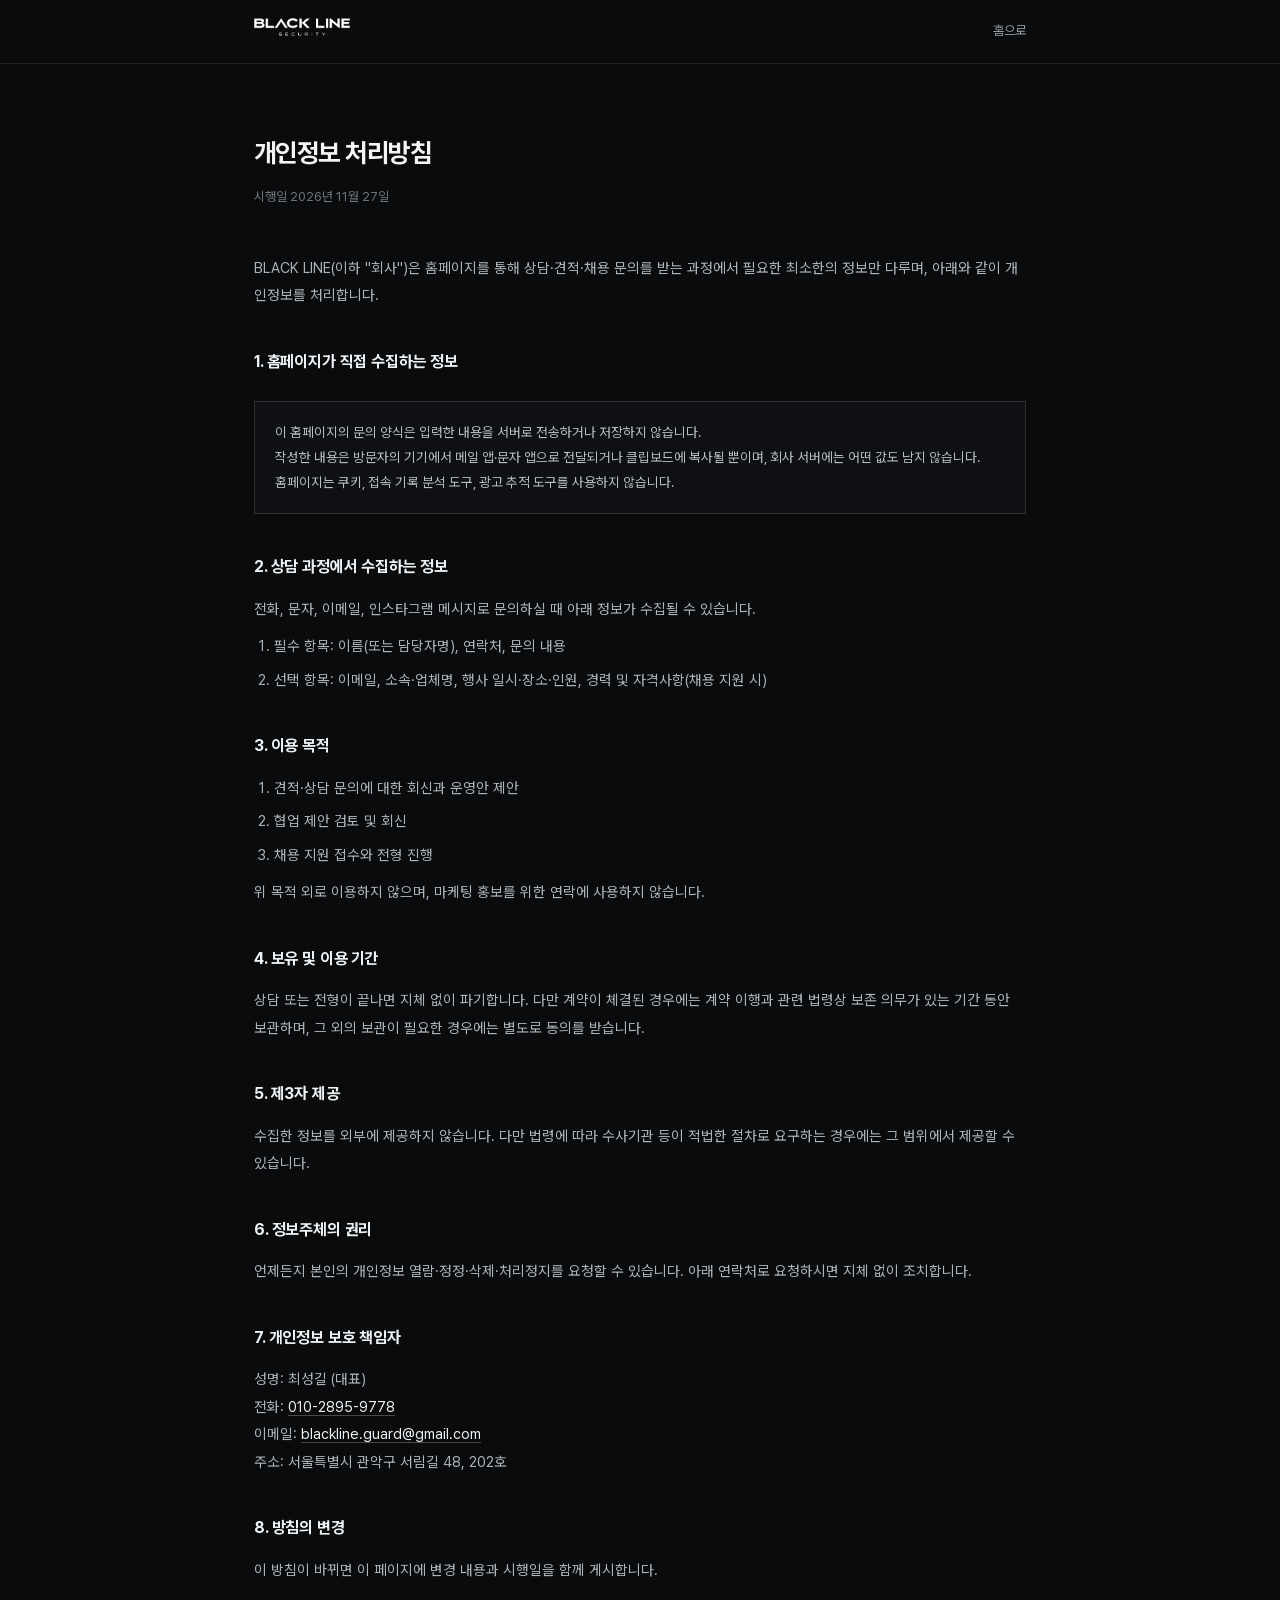
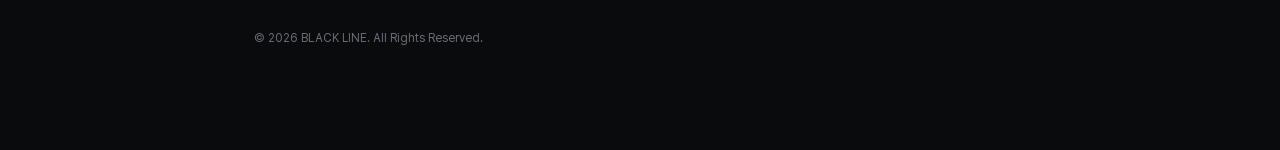
<file: blackline/privacy.html>
<!DOCTYPE html>
<html lang="ko">
<head>
<meta charset="utf-8">
<meta name="viewport" content="width=device-width, initial-scale=1">
<meta name="robots" content="index, follow">
<meta name="theme-color" content="#0a0b0c">
<title>개인정보 처리방침 | BLACK LINE SECURITY</title>
<meta name="description" content="BLACK LINE SECURITY 홈페이지의 개인정보 처리방침입니다.">
<link rel="canonical" href="https://starha2015-svg.github.io/blackline/privacy.html">
<link rel="icon" href="favicon.svg" type="image/svg+xml">
<style>
@font-face{font-family:"Pretendard";src:url("fonts/Pretendard-Regular.woff2") format("woff2");font-weight:400;font-display:swap}
@font-face{font-family:"Pretendard";src:url("fonts/Pretendard-Bold.woff2") format("woff2");font-weight:700 800;font-display:swap}
*{box-sizing:border-box}
body{margin:0;background:#0a0b0c;color:#c8ced4;font-family:"Pretendard","Apple SD Gothic Neo","Malgun Gothic",system-ui,sans-serif;font-size:15px;line-height:1.9;-webkit-font-smoothing:antialiased}
a{color:#eef1f3;text-decoration:none;border-bottom:1px solid rgba(255,255,255,.25)}
.bar{border-bottom:1px solid rgba(255,255,255,.1);padding:18px 0}
.bar .in{max-width:820px;margin:0 auto;padding:0 24px;display:flex;align-items:center;justify-content:space-between;gap:16px}
.bar img{height:18px;width:auto}
.bar a{border:0;font-size:13px;color:#9aa1a9}
main{max-width:820px;margin:0 auto;padding:64px 24px 100px}
h1{font-size:26px;color:#f2f4f6;letter-spacing:-.02em;margin:0 0 8px}
.lead{font-size:13px;color:#6d747c;margin:0 0 44px}
h2{font-size:16px;color:#eef1f3;margin:38px 0 12px;letter-spacing:-.01em}
p,li{font-size:14.5px;color:#aeb4bb;margin:0 0 10px}
ol{padding-left:20px;margin:0 0 10px}
ol li{margin-bottom:6px}
.box{border:1px solid rgba(255,255,255,.14);padding:18px 20px;margin:24px 0;background:#0e1013;font-size:13.5px;color:#b8bec5;line-height:1.85}
small{display:block;margin-top:44px;font-size:12px;color:#676e75}
</style>
</head>
<body>
<div class="bar"><div class="in">
  <a href="./"><img src="assets/logo-white.png" alt="BLACK LINE SECURITY"></a>
  <a href="./">홈으로</a>
</div></div>

<main>
  <h1>개인정보 처리방침</h1>
  <p class="lead">시행일 2026년 11월 27일</p>

  <p>BLACK LINE(이하 "회사")은 홈페이지를 통해 상담·견적·채용 문의를 받는 과정에서 필요한 최소한의 정보만 다루며, 아래와 같이 개인정보를 처리합니다.</p>

  <h2>1. 홈페이지가 직접 수집하는 정보</h2>
  <div class="box">
    이 홈페이지의 문의 양식은 입력한 내용을 서버로 전송하거나 저장하지 않습니다.<br>
    작성한 내용은 방문자의 기기에서 메일 앱·문자 앱으로 전달되거나 클립보드에 복사될 뿐이며, 회사 서버에는 어떤 값도 남지 않습니다.<br>
    홈페이지는 쿠키, 접속 기록 분석 도구, 광고 추적 도구를 사용하지 않습니다.
  </div>

  <h2>2. 상담 과정에서 수집하는 정보</h2>
  <p>전화, 문자, 이메일, 인스타그램 메시지로 문의하실 때 아래 정보가 수집될 수 있습니다.</p>
  <ol>
    <li>필수 항목: 이름(또는 담당자명), 연락처, 문의 내용</li>
    <li>선택 항목: 이메일, 소속·업체명, 행사 일시·장소·인원, 경력 및 자격사항(채용 지원 시)</li>
  </ol>

  <h2>3. 이용 목적</h2>
  <ol>
    <li>견적·상담 문의에 대한 회신과 운영안 제안</li>
    <li>협업 제안 검토 및 회신</li>
    <li>채용 지원 접수와 전형 진행</li>
  </ol>
  <p>위 목적 외로 이용하지 않으며, 마케팅 홍보를 위한 연락에 사용하지 않습니다.</p>

  <h2>4. 보유 및 이용 기간</h2>
  <p>상담 또는 전형이 끝나면 지체 없이 파기합니다. 다만 계약이 체결된 경우에는 계약 이행과 관련 법령상 보존 의무가 있는 기간 동안 보관하며, 그 외의 보관이 필요한 경우에는 별도로 동의를 받습니다.</p>

  <h2>5. 제3자 제공</h2>
  <p>수집한 정보를 외부에 제공하지 않습니다. 다만 법령에 따라 수사기관 등이 적법한 절차로 요구하는 경우에는 그 범위에서 제공할 수 있습니다.</p>

  <h2>6. 정보주체의 권리</h2>
  <p>언제든지 본인의 개인정보 열람·정정·삭제·처리정지를 요청할 수 있습니다. 아래 연락처로 요청하시면 지체 없이 조치합니다.</p>

  <h2>7. 개인정보 보호 책임자</h2>
  <p>
    성명: 최성길 (대표)<br>
    전화: <a href="tel:01028959778">010-2895-9778</a><br>
    이메일: <a href="mailto:blackline.guard@gmail.com">blackline.guard@gmail.com</a><br>
    주소: 서울특별시 관악구 서림길 48, 202호
  </p>

  <h2>8. 방침의 변경</h2>
  <p>이 방침이 바뀌면 이 페이지에 변경 내용과 시행일을 함께 게시합니다.</p>

  <small>© 2026 BLACK LINE. All Rights Reserved.</small>
</main>
</body>
</html>
</file>
<file: blackline-card/styles.css>
@font-face {
  font-family: 'Pretendard';
  src: url('fonts/Pretendard-Regular.woff2') format('woff2');
  font-weight: 400;
  font-style: normal;
  font-display: swap;
}
@font-face {
  font-family: 'Pretendard';
  src: url('fonts/Pretendard-Medium.woff2') format('woff2');
  font-weight: 500;
  font-style: normal;
  font-display: swap;
}
@font-face {
  font-family: 'Pretendard';
  src: url('fonts/Pretendard-Bold.woff2') format('woff2');
  font-weight: 700;
  font-style: normal;
  font-display: swap;
}

:root {
  --ink: #111111;
  --ink-soft: #4a4a4a;
  --dim: #8b8b8b;
  --line: #e4e4e2;
  --line-strong: #d2d2cf;
  --bg: #f4f4f2;
  --paper: #ffffff;
  --radius: 14px;
  --shadow: 0 1px 2px rgba(0,0,0,.06), 0 8px 24px rgba(0,0,0,.05);
  --font: 'Pretendard', -apple-system, BlinkMacSystemFont, 'Apple SD Gothic Neo', 'Noto Sans KR', 'Malgun Gothic', sans-serif;
}

* { box-sizing: border-box; }

html, body { margin: 0; padding: 0; }

body {
  background: var(--bg);
  color: var(--ink);
  font-family: var(--font);
  font-size: 15px;
  line-height: 1.5;
  -webkit-font-smoothing: antialiased;
  -webkit-text-size-adjust: 100%;
}

/* ---------- top bar ---------- */

.topbar {
  position: sticky;
  top: 0;
  z-index: 20;
  background: rgba(255,255,255,.86);
  backdrop-filter: saturate(180%) blur(12px);
  -webkit-backdrop-filter: saturate(180%) blur(12px);
  border-bottom: 1px solid var(--line);
}

.topbar-inner {
  max-width: 1180px;
  margin: 0 auto;
  padding: 12px 20px;
  display: flex;
  align-items: center;
  justify-content: space-between;
  gap: 12px;
}

.brand {
  display: flex;
  align-items: center;
  gap: 10px;
  min-width: 0;
}

.brand-line {
  width: 3px;
  height: 20px;
  background: var(--ink);
  display: inline-block;
  border-radius: 1px;
}

.brand-name {
  font-weight: 800;
  letter-spacing: .04em;
  font-size: 15px;
}

.brand-sub {
  font-size: 13px;
  color: var(--dim);
  font-weight: 500;
  white-space: nowrap;
}

/* ---------- layout ---------- */

.layout {
  max-width: 1180px;
  margin: 0 auto;
  padding: 22px 20px 64px;
  display: grid;
  grid-template-columns: minmax(0, 1.02fr) minmax(0, .98fr);
  gap: 26px;
  align-items: start;
}

.stage {
  position: sticky;
  top: 74px;
  display: flex;
  flex-direction: column;
  gap: 14px;
}

.cards { display: flex; flex-direction: column; gap: 14px; }

.card-fig { margin: 0; }

.card-frame {
  background: #fff;
  border-radius: 4px;
  box-shadow: 0 1px 1px rgba(0,0,0,.05), 0 10px 26px rgba(0,0,0,.09);
  overflow: hidden;
  line-height: 0;
  border: 1px solid rgba(0,0,0,.06);
}

.card-frame canvas {
  display: block;
  width: 100%;
  height: auto;
  aspect-ratio: 90 / 50;
}

.card-fig figcaption {
  margin-top: 7px;
  font-size: 12px;
  font-weight: 600;
  letter-spacing: .08em;
  color: var(--dim);
}

/* ---------- buttons ---------- */

.btn {
  -webkit-appearance: none;
  appearance: none;
  border: 1px solid transparent;
  border-radius: 10px;
  padding: 11px 16px;
  font-family: inherit;
  font-size: 14px;
  font-weight: 600;
  cursor: pointer;
  transition: background .15s, color .15s, border-color .15s, transform .06s;
  white-space: nowrap;
}

.btn:active { transform: translateY(1px); }

.btn.primary {
  background: #fff;
  border-color: var(--line-strong);
  color: var(--ink);
}
.btn.primary:hover { background: #f7f7f5; }

.btn.dark {
  background: var(--ink);
  color: #fff;
}
.btn.dark:hover { background: #262626; }

.btn.ghost {
  background: transparent;
  border-color: var(--line-strong);
  color: var(--ink-soft);
}
.btn.ghost:hover { background: #efefed; }

.btn.small { padding: 7px 12px; font-size: 13px; border-radius: 9px; }

.btn[disabled] { opacity: .5; cursor: default; }

.export {
  display: grid;
  grid-template-columns: 1fr 1fr;
  gap: 8px;
}
.export .btn.dark { grid-column: 1 / -1; }

.hint-line {
  margin: 0;
  font-size: 12.5px;
  line-height: 1.5;
  color: var(--dim);
}

/* ---------- panel ---------- */

.panel {
  background: var(--paper);
  border: 1px solid var(--line);
  border-radius: var(--radius);
  box-shadow: var(--shadow);
  padding: 6px 20px 20px;
}

.group { padding: 16px 0; border-bottom: 1px solid var(--line); }
.group:last-of-type { border-bottom: 0; }

.group-title {
  margin: 0 0 14px;
  font-size: 12.5px;
  font-weight: 700;
  letter-spacing: .1em;
  color: var(--dim);
}

.field { margin-bottom: 14px; }
.field:last-child { margin-bottom: 0; }

.field label {
  display: block;
  margin-bottom: 6px;
  font-size: 13px;
  font-weight: 600;
  color: var(--ink-soft);
}

.field label .dim { color: var(--dim); font-weight: 500; }

input[type="text"],
input[type="tel"],
input[type="email"],
textarea {
  width: 100%;
  font-family: inherit;
  font-size: 15px;
  color: var(--ink);
  background: #fbfbfa;
  border: 1px solid var(--line-strong);
  border-radius: 10px;
  padding: 10px 12px;
  outline: none;
  transition: border-color .15s, background .15s, box-shadow .15s;
  -webkit-appearance: none;
  appearance: none;
}

textarea { resize: vertical; min-height: 56px; line-height: 1.45; }

input:focus, textarea:focus {
  border-color: #8c8c8c;
  background: #fff;
  box-shadow: 0 0 0 3px rgba(17,17,17,.06);
}

.row.two { display: grid; grid-template-columns: 1fr 1fr; gap: 10px; }

.input-wrap { position: relative; display: flex; align-items: center; }

.input-wrap .prefix {
  position: absolute;
  left: 12px;
  font-size: 15px;
  color: var(--dim);
  pointer-events: none;
}
.input-wrap .prefix + input { padding-left: 26px; }

.in-btn {
  position: absolute;
  right: 6px;
  border: 0;
  background: #efefed;
  color: var(--ink-soft);
  font-family: inherit;
  font-size: 11.5px;
  font-weight: 600;
  padding: 6px 9px;
  border-radius: 7px;
  cursor: pointer;
}
.in-btn:hover { background: #e5e5e2; }
.input-wrap input.has-btn { padding-right: 122px; }

.chips {
  display: flex;
  flex-wrap: wrap;
  gap: 6px;
  margin-top: 8px;
}

.chip {
  border: 1px solid var(--line-strong);
  background: #fff;
  color: var(--ink-soft);
  font-family: inherit;
  font-size: 12.5px;
  font-weight: 600;
  padding: 6px 11px;
  border-radius: 999px;
  cursor: pointer;
  transition: background .15s, color .15s, border-color .15s;
}
.chip:hover { background: #f2f2f0; }
.chip.on { background: var(--ink); color: #fff; border-color: var(--ink); }

.switch {
  display: inline-flex;
  align-items: center;
  gap: 9px;
  font-size: 13.5px;
  font-weight: 600;
  color: var(--ink-soft);
  cursor: pointer;
  user-select: none;
}
.switch input {
  -webkit-appearance: none;
  appearance: none;
  width: 38px;
  height: 22px;
  border-radius: 999px;
  background: #dcdcd9;
  position: relative;
  cursor: pointer;
  transition: background .18s;
  margin: 0;
  flex: none;
}
.switch input::after {
  content: "";
  position: absolute;
  top: 2px; left: 2px;
  width: 18px; height: 18px;
  border-radius: 50%;
  background: #fff;
  box-shadow: 0 1px 2px rgba(0,0,0,.2);
  transition: transform .18s;
}
.switch input:checked { background: var(--ink); }
.switch input:checked::after { transform: translateX(16px); }

.hint { margin: 8px 0 0; font-size: 12.5px; color: var(--dim); line-height: 1.5; }
.hint.warn { color: #a3311f; }

.foot-note {
  margin: 14px 0 0;
  font-size: 12px;
  color: var(--dim);
  line-height: 1.5;
}

/* ---------- toast ---------- */

.toast {
  position: fixed;
  left: 50%;
  bottom: 26px;
  transform: translate(-50%, 16px);
  background: rgba(17,17,17,.94);
  color: #fff;
  font-size: 13.5px;
  font-weight: 600;
  padding: 11px 18px;
  border-radius: 999px;
  opacity: 0;
  pointer-events: none;
  transition: opacity .2s, transform .2s;
  z-index: 50;
  max-width: calc(100vw - 40px);
  text-align: center;
}
.toast.show { opacity: 1; transform: translate(-50%, 0); }

/* ---------- responsive ---------- */

@media (max-width: 900px) {
  .layout {
    grid-template-columns: minmax(0, 1fr);
    gap: 18px;
    padding: 16px 14px 56px;
  }
  .stage {
    position: static;
    gap: 12px;
    order: -1;
  }
  .topbar-inner { padding: 10px 14px; }
  .brand-sub { display: none; }
  .panel { padding: 2px 16px 18px; }
  .cards { gap: 12px; }
}

@media (max-width: 420px) {
  .row.two { grid-template-columns: 1fr; }
  .export { grid-template-columns: 1fr; }
  .export .btn.dark { grid-column: auto; }
}

@media print {
  .topbar, .panel, .export, .hint-line, .card-fig figcaption { display: none !important; }
  body { background: #fff; }
  .layout { display: block; padding: 0; }
  .stage { position: static; }
  .card-frame { box-shadow: none; border: 0; }
}
</file>
<file: blackline/styles.css>
/* ==========================================================================
   BLACK LINE SECURITY — official site
   ========================================================================== */

@font-face{
  font-family:"Pretendard";
  src:url("fonts/Pretendard-Regular.woff2") format("woff2");
  font-weight:400;font-style:normal;font-display:swap;
}
@font-face{
  font-family:"Pretendard";
  src:url("fonts/Pretendard-Medium.woff2") format("woff2");
  font-weight:500;font-style:normal;font-display:swap;
}
@font-face{
  font-family:"Pretendard";
  src:url("fonts/Pretendard-Bold.woff2") format("woff2");
  font-weight:700 800;font-style:normal;font-display:swap;
}

:root{
  --bg:#0a0b0c;
  --bg-2:#0d0f11;
  --panel:#0f1114;
  --panel-2:#141719;
  --line:rgba(255,255,255,.09);
  --line-2:rgba(255,255,255,.17);
  --tx:#eceef0;
  --mu:#9aa1a9;
  --mu-2:#6d747c;
  --metal:linear-gradient(180deg,#ffffff 0%,#d3d8dd 52%,#9099a1 100%);
  --ease:cubic-bezier(.2,.7,.2,1);
}

*,*::before,*::after{box-sizing:border-box}

html{
  -webkit-text-size-adjust:100%;
  scroll-behavior:smooth;
}

body{
  margin:0;
  background:var(--bg);
  color:var(--tx);
  font-family:"Pretendard","Apple SD Gothic Neo","Malgun Gothic",system-ui,-apple-system,sans-serif;
  font-size:16px;
  line-height:1.6;
  -webkit-font-smoothing:antialiased;
  text-rendering:optimizeLegibility;
  word-break:keep-all;
  overflow-wrap:break-word;
  overflow-x:hidden;
}

img{max-width:100%;display:block}
a{color:inherit;text-decoration:none}
button{font:inherit;color:inherit}
h1,h2,h3,p,figure,blockquote,dl,dd{margin:0}
ul,ol{list-style:none;margin:0;padding:0}
::selection{background:#e9ecef;color:#0a0b0c}

:focus-visible{
  outline:2px solid #cfd6dd;
  outline-offset:3px;
}

[hidden]{display:none !important}

.skip{
  position:absolute;left:-9999px;top:0;z-index:200;
  background:#fff;color:#0a0b0c;padding:12px 18px;font-weight:700;font-size:14px;
}
.skip:focus{left:12px;top:12px}

.wrap{
  width:100%;max-width:1200px;margin:0 auto;padding:0 32px;
}

/* ---------------------------------------------------------------- buttons */
.btn{
  display:inline-flex;align-items:center;justify-content:center;gap:9px;
  padding:14px 24px;border:1px solid transparent;border-radius:2px;
  font-size:14px;font-weight:600;letter-spacing:.01em;line-height:1;
  cursor:pointer;white-space:nowrap;
  transition:background .25s var(--ease),border-color .25s var(--ease),color .25s var(--ease);
}
.btn svg{width:16px;height:16px;fill:currentColor;flex:none}
.btn-lg{padding:17px 30px;font-size:14.5px}
.btn-solid{background:#f2f4f6;color:#0b0c0d;border-color:#f2f4f6}
.btn-solid:hover{background:#fff;border-color:#fff}
.btn-line{background:rgba(255,255,255,.03);border-color:rgba(255,255,255,.26);color:#eaedf0}
.btn-line:hover{background:rgba(255,255,255,.09);border-color:rgba(255,255,255,.5)}

/* ---------------------------------------------------------------- header */
.site-header{
  position:fixed;inset:0 0 auto 0;z-index:80;
  transition:background .35s var(--ease),border-color .35s var(--ease),backdrop-filter .35s;
  border-bottom:1px solid transparent;
}
.site-header.scrolled{
  background:rgba(9,10,11,.93);
  -webkit-backdrop-filter:blur(16px);
  backdrop-filter:blur(16px);
  border-bottom-color:var(--line);
}
.header-inner{
  max-width:1400px;margin:0 auto;padding:0 32px;height:78px;
  display:flex;align-items:center;gap:28px;
}
.brand{display:flex;align-items:center;flex:none}
.brand img{height:21px;width:auto}

.nav{margin-left:auto;display:flex;align-items:center;gap:30px}
.nav a{
  position:relative;font-size:14px;color:#c3c9cf;letter-spacing:.01em;padding:6px 0;
  transition:color .2s;
}
.nav a::after{
  content:"";position:absolute;left:0;right:0;bottom:0;height:1px;
  background:#fff;transform:scaleX(0);transform-origin:left;
  transition:transform .3s var(--ease);
}
.nav a:hover{color:#fff}
.nav a:hover::after{transform:scaleX(1)}

.header-actions{display:flex;align-items:center;gap:10px;flex:none}
.header-call{padding:11px 16px;font-size:13px}
.header-cta{padding:11px 18px;font-size:13px}

.nav-toggle{
  display:none;width:42px;height:42px;border:1px solid var(--line);
  background:rgba(255,255,255,.03);border-radius:2px;cursor:pointer;
  position:relative;
}
.nav-toggle span{
  position:absolute;left:11px;right:11px;height:1.5px;background:#e6e9ec;
  transition:transform .3s var(--ease),opacity .2s;
}
.nav-toggle span:first-child{top:16px}
.nav-toggle span:last-child{top:24px}
body.nav-open .nav-toggle span:first-child{transform:translateY(4px) rotate(45deg)}
body.nav-open .nav-toggle span:last-child{transform:translateY(-4px) rotate(-45deg)}

/* ---------------------------------------------------------------- hero */
.hero{
  position:relative;min-height:100svh;
  display:flex;flex-direction:column;justify-content:center;
  padding:130px 0 150px;overflow:hidden;
  isolation:isolate;
}
.hero-media{position:absolute;inset:0;z-index:-2}
.hero-media img{
  width:100%;height:100%;object-fit:cover;object-position:center 58%;
  animation:heroIn 1.6s var(--ease) both;
}
@keyframes heroIn{from{transform:scale(1.06);opacity:.4}to{transform:scale(1);opacity:1}}
.hero-veil{
  position:absolute;inset:0;z-index:-1;
  background:
    linear-gradient(90deg,rgba(6,7,8,.94) 0%,rgba(6,7,8,.72) 42%,rgba(6,7,8,.24) 72%,rgba(6,7,8,.4) 100%),
    linear-gradient(180deg,rgba(7,8,9,.85) 0%,rgba(7,8,9,.15) 30%,rgba(7,8,9,.5) 74%,#0a0b0c 100%);
}
.hero-inner{
  width:100%;max-width:1200px;margin:0 auto;padding:0 32px;position:relative;
}
.eyebrow{
  font-size:11px;letter-spacing:.34em;text-transform:uppercase;
  color:var(--mu);font-weight:500;display:flex;align-items:center;gap:14px;
  margin-bottom:26px;
}
.eyebrow::before{content:"";width:26px;height:1px;background:rgba(255,255,255,.45);flex:none}

.hero-title{display:flex;flex-direction:column;gap:6px}
.hero-title .line-1{
  font-size:clamp(28px,4.4vw,52px);font-weight:700;letter-spacing:-.025em;
  color:#f4f6f8;line-height:1.25;
}
.hero-title .line-2{
  font-size:clamp(46px,8.6vw,102px);font-weight:800;letter-spacing:.055em;
  line-height:1.02;color:#f2f4f6;
  background:var(--metal);-webkit-background-clip:text;background-clip:text;
  -webkit-text-fill-color:transparent;
}
.hero-sub{
  margin:30px 0 0;max-width:590px;font-size:15.5px;line-height:1.95;color:#bfc5cc;
}
.hero-actions{display:flex;flex-wrap:wrap;gap:11px;margin-top:38px}

.hero-bar{
  position:absolute;left:0;right:0;bottom:0;z-index:2;
  border-top:1px solid rgba(255,255,255,.13);
  background:linear-gradient(180deg,rgba(10,11,12,.15),rgba(10,11,12,.82));
  -webkit-backdrop-filter:blur(8px);backdrop-filter:blur(8px);
}
.hero-bar-inner{
  max-width:1200px;margin:0 auto;padding:0 32px;
  display:grid;grid-template-columns:repeat(4,1fr);
}
.hb{
  display:flex;flex-direction:column;gap:6px;
  padding:22px 0 22px 22px;border-left:1px solid rgba(255,255,255,.12);
}
.hb:first-child{border-left:0;padding-left:0}
.hb-k{font-size:10px;letter-spacing:.26em;text-transform:uppercase;color:var(--mu-2)}
.hb-v{font-size:14px;color:#dfe3e7;font-weight:500}

.scroll-cue{
  position:absolute;right:26px;bottom:118px;z-index:2;
  display:flex;flex-direction:column;align-items:center;gap:14px;
  font-size:9.5px;letter-spacing:.4em;color:var(--mu-2);
  writing-mode:vertical-rl;
}
.scroll-cue i{display:block;width:1px;height:54px;background:linear-gradient(180deg,rgba(255,255,255,.55),transparent);animation:cue 2.4s infinite}
@keyframes cue{0%{transform:scaleY(.3);transform-origin:top;opacity:.3}50%{transform:scaleY(1);opacity:1}100%{transform:scaleY(.3);transform-origin:bottom;opacity:.3}}

/* ---------------------------------------------------------------- sections */
.section{padding:118px 0;scroll-margin-top:78px}
.sec-head{max-width:780px;margin-bottom:62px}
.sec-head .eyebrow{margin-bottom:22px}
h2{
  font-size:clamp(25px,3.1vw,39px);font-weight:700;letter-spacing:-.025em;
  line-height:1.36;color:#f2f4f6;
}
.sec-desc{margin-top:20px;color:var(--mu);font-size:15px;line-height:1.9}
.pc-only{display:inline}

/* gallery */
.section-field{background:var(--bg)}
.gallery{
  display:grid;grid-template-columns:1.12fr .96fr 1fr;gap:20px;
}
.gal-card{margin:0}
.gal-img{
  position:relative;
  height:clamp(320px,33vw,462px);overflow:hidden;background:#101214;
  border:1px solid var(--line);
}
.gal-img::after{
  content:"";position:absolute;inset:0;pointer-events:none;
  background:linear-gradient(180deg,rgba(10,11,12,.18) 0%,rgba(10,11,12,0) 38%,rgba(10,11,12,.5) 100%);
}
.gal-img img{
  width:100%;height:100%;object-fit:cover;object-position:center;
  transition:transform .9s var(--ease),filter .5s;
  filter:saturate(.82) brightness(.9) contrast(1.05);
}
.gal-card:nth-child(2) .gal-img img{object-position:center 42%}
.gal-card:nth-child(3) .gal-img img{object-position:center 55%}
.gal-card:hover .gal-img img{transform:scale(1.045);filter:saturate(.95) brightness(.98) contrast(1.05)}
.gal-card figcaption{padding-top:18px;margin-top:18px;border-top:1px solid var(--line)}
.gal-tag{
  display:block;font-size:10px;letter-spacing:.28em;text-transform:uppercase;
  color:var(--mu-2);margin-bottom:10px;
}
.gal-card strong{display:block;font-size:16px;font-weight:600;color:#eceff2;letter-spacing:-.01em}
.gal-card p{margin-top:9px;font-size:13.5px;line-height:1.8;color:var(--mu)}

.gal-nav{display:flex;gap:8px;justify-content:flex-end;margin-top:28px}
.gal-btn{
  width:42px;height:42px;border:1px solid var(--line-2);background:transparent;
  border-radius:2px;cursor:pointer;font-size:18px;line-height:1;color:#cfd5db;
  transition:background .25s,border-color .25s,color .25s;
}
.gal-btn:hover{background:rgba(255,255,255,.07);border-color:rgba(255,255,255,.4);color:#fff}

/* field switch (대표 비주얼 / 현장사진) */
.field-head{
  display:flex;align-items:flex-end;justify-content:space-between;gap:44px;max-width:none;
}
.field-head-txt{max-width:660px}
.field-switch{display:flex;flex:none;border:1px solid var(--line-2);background:rgba(255,255,255,.02)}
.fsw{
  position:relative;background:none;border:0;padding:12px 20px;
  font-size:12.5px;font-weight:600;letter-spacing:.02em;color:#8f969e;
  cursor:pointer;white-space:nowrap;
  transition:background .25s var(--ease),color .25s var(--ease);
}
.fsw + .fsw{border-left:1px solid var(--line)}
.fsw:hover{color:#e3e7ea;background:rgba(255,255,255,.05)}
.fsw.is-active{background:#f2f4f6;color:#0b0c0d}
.fsw.is-active:hover{background:#fff;color:#0b0c0d}
.fsw em{
  font-style:normal;font-size:9px;letter-spacing:.18em;text-transform:uppercase;
  color:#6d747c;margin-left:6px;
}
.fsw.is-active em{color:#5a6168}

.field-panel{animation:panelIn .45s var(--ease) both}
@keyframes panelIn{from{opacity:0;transform:translateY(8px)}to{opacity:1;transform:none}}
.field-note{
  margin:-32px 0 26px;font-size:12.5px;line-height:1.7;color:#7d848c;
}
.gal-zoom{
  position:absolute;inset:0;z-index:2;width:100%;height:100%;
  background:none;border:0;padding:0;cursor:zoom-in;
}
.gal-zoom-ico{
  position:absolute;right:14px;bottom:14px;width:38px;height:38px;
  border:1px solid rgba(255,255,255,.4);background:rgba(8,9,10,.55);
  -webkit-backdrop-filter:blur(6px);backdrop-filter:blur(6px);
  opacity:0;transform:translateY(5px);
  transition:opacity .3s var(--ease),transform .3s var(--ease),border-color .3s;
}
.gal-zoom-ico::before,.gal-zoom-ico::after{
  content:"";position:absolute;background:#e9ecef;
}
.gal-zoom-ico::before{left:50%;top:11px;bottom:11px;width:1px;transform:translateX(-50%)}
.gal-zoom-ico::after{top:50%;left:11px;right:11px;height:1px;transform:translateY(-50%)}
.gal-card:hover .gal-zoom-ico,.gal-zoom:focus-visible .gal-zoom-ico{opacity:1;transform:none}
.gal-card:hover .gal-zoom-ico{border-color:rgba(255,255,255,.7)}

/* lightbox */
.lightbox{position:fixed;inset:0;z-index:200;display:flex;align-items:center;justify-content:center;padding:28px}
.lb-backdrop{position:absolute;inset:0;background:rgba(5,6,7,.94);-webkit-backdrop-filter:blur(6px);backdrop-filter:blur(6px)}
.lb-inner{position:relative;z-index:1;width:100%;max-width:1180px;display:flex;align-items:center;justify-content:center;gap:8px}
.lb-figure{margin:0;max-width:calc(100% - 120px);display:flex;flex-direction:column;align-items:center}
.lb-figure img{
  max-width:100%;max-height:min(76vh,780px);width:auto;height:auto;object-fit:contain;
  border:1px solid rgba(255,255,255,.14);background:#0b0d0f;
}
.lb-cap{padding-top:16px;text-align:center;max-width:620px}
.lb-cap span{display:block;font-size:10px;letter-spacing:.28em;text-transform:uppercase;color:var(--mu-2);margin-bottom:7px}
.lb-cap strong{display:block;font-size:15px;font-weight:600;color:#eceff2}
.lb-cap p{margin-top:7px;font-size:13px;line-height:1.7;color:#9aa1a9}
.lb-close{
  position:absolute;top:-46px;right:0;width:40px;height:40px;
  background:none;border:1px solid rgba(255,255,255,.3);cursor:pointer;
  display:flex;align-items:center;justify-content:center;
  transition:border-color .2s,background .2s;
}
.lb-close svg{width:17px;height:17px;fill:none;stroke:#e9ecef;stroke-width:1.4;stroke-linecap:round}
.lb-close:hover{border-color:#fff;background:rgba(255,255,255,.08)}
.lb-arrow{
  flex:none;width:46px;height:46px;background:rgba(255,255,255,.04);
  border:1px solid rgba(255,255,255,.22);cursor:pointer;
  display:flex;align-items:center;justify-content:center;
  transition:background .2s,border-color .2s;
}
.lb-arrow svg{width:19px;height:19px;fill:none;stroke:#dfe3e7;stroke-width:1.5;stroke-linecap:round;stroke-linejoin:round}
.lb-arrow:hover{background:rgba(255,255,255,.1);border-color:rgba(255,255,255,.55)}
.lb-arrow[disabled]{opacity:.28;cursor:default}
body.lb-open{overflow:hidden}

/* about */
.section-about{background:var(--bg-2);border-top:1px solid var(--line);border-bottom:1px solid var(--line)}
.about-grid{display:grid;grid-template-columns:1fr 1.02fr;gap:74px;align-items:start}
.about-media{position:relative}
.about-media img{
  width:100%;height:clamp(420px,52vw,600px);object-fit:cover;object-position:center 30%;
  clip-path:polygon(0 0,100% 0,100% calc(100% - 58px),0 100%);
  filter:saturate(.95) contrast(1.02);
}
.about-badge{
  position:absolute;left:-26px;bottom:52px;
  background:#0b0d0f;border:1px solid var(--line-2);
  padding:14px 20px 13px;font-size:9.5px;letter-spacing:.28em;color:var(--mu-2);
  line-height:1.7;
}
.about-badge b{color:#e9ecef;font-weight:600;font-size:10.5px}

.about-body h2{font-size:clamp(24px,2.9vw,36px);margin-bottom:34px}
.ceo-quote{
  font-size:clamp(18px,1.9vw,22px);line-height:1.7;font-weight:600;color:#f1f3f5;
  padding-left:22px;border-left:2px solid rgba(255,255,255,.55);
  margin-bottom:30px;letter-spacing:-.015em;
}
.about-body p{font-size:15px;line-height:1.95;color:#b4bac1;margin-bottom:15px}
.about-body p:last-child{margin-bottom:0}
.sign{display:flex;align-items:center;gap:14px;margin:30px 0 36px}
.sign-line{width:44px;height:1px;background:var(--line-2);flex:none}
.sign-name{font-size:13.5px;color:var(--mu)}
.sign-name b{color:#eceef0;font-weight:600}

.facts{
  display:grid;grid-template-columns:1fr 1fr;gap:18px 26px;
  border-top:1px solid var(--line);padding-top:26px;
}
.facts dt{font-size:10px;letter-spacing:.24em;text-transform:uppercase;color:var(--mu-2)}
.facts dd{margin:5px 0 0;font-size:13.5px;color:#d2d7dc;line-height:1.6}

/* band */
.band{
  position:relative;padding:116px 0;overflow:hidden;isolation:isolate;
  background:#08090a;
}
.band-bg{position:absolute;inset:0;z-index:-1}
.band-bg img{width:100%;height:100%;object-fit:cover;opacity:.62;filter:contrast(1.06)}
.band::after{
  content:"";position:absolute;inset:0;z-index:-1;
  background:linear-gradient(90deg,rgba(7,8,9,.92) 0%,rgba(7,8,9,.66) 52%,rgba(7,8,9,.4) 100%);
}
.band-inner{position:relative}
.band-quote{
  font-size:clamp(23px,3.3vw,40px);font-weight:700;line-height:1.5;
  letter-spacing:-.025em;color:#f4f6f8;max-width:900px;
}
.band-sub{margin-top:24px;max-width:620px;font-size:15px;line-height:1.9;color:#adb3ba}
.band .btn{margin-top:34px}
.band-event .band-bg img{opacity:.55;object-position:center 40%}

/* difference */
.section-diff{background:var(--bg)}
.diff-grid{
  display:grid;grid-template-columns:repeat(3,1fr);gap:1px;
  background:var(--line);border:1px solid var(--line);
}
.diff-card{background:var(--bg);padding:42px 32px 46px;transition:background .4s var(--ease)}
.diff-card:hover{background:#0e1013}
.diff-num{
  display:block;font-size:11px;letter-spacing:.3em;color:var(--mu-2);
  font-weight:500;margin-bottom:26px;
}
.diff-card h3{font-size:18px;font-weight:700;color:#eff2f4;letter-spacing:-.01em;margin-bottom:14px}
.diff-card p{font-size:14px;line-height:1.9;color:#a5abb2}
.diff-card b{color:#dfe3e7;font-weight:600}

/* services */
.section-services{background:var(--bg-2);border-top:1px solid var(--line);border-bottom:1px solid var(--line)}
.svc-grid{
  display:grid;grid-template-columns:1fr 1fr;gap:1px;
  background:var(--line);border:1px solid var(--line);
}
.svc-card{
  background:var(--bg-2);padding:40px 36px 34px;
  display:flex;flex-direction:column;
  transition:background .4s var(--ease);
}
.svc-card:hover{background:#111417}
.svc-top{display:flex;align-items:flex-start;justify-content:space-between;gap:16px}
.svc-num{font-size:11px;letter-spacing:.3em;color:var(--mu-2)}
.svc-ico{
  width:32px;height:32px;flex:none;
  fill:none;stroke:rgba(255,255,255,.6);stroke-width:1.5;
  stroke-linecap:round;stroke-linejoin:round;
  transition:stroke .3s;
}
.svc-card:hover .svc-ico{stroke:rgba(255,255,255,.85)}
.svc-card h3{font-size:20px;font-weight:700;color:#f2f4f6;letter-spacing:-.015em;margin:28px 0 8px}
.svc-en{
  font-size:10px;letter-spacing:.3em;text-transform:uppercase;color:var(--mu-2);
  margin-bottom:20px;
}
.svc-desc{font-size:14.5px;line-height:1.85;color:#aab0b7;margin-bottom:22px}
.svc-list{display:grid;gap:10px;margin-bottom:28px}
.svc-list li{position:relative;padding-left:15px;font-size:13.5px;color:#c3c9cf;line-height:1.6}
.svc-list li::before{
  content:"";position:absolute;left:0;top:.72em;width:6px;height:1px;background:var(--mu-2);
}
.svc-link{
  margin-top:auto;align-self:flex-start;
  display:inline-flex;align-items:center;gap:9px;
  background:none;border:0;border-bottom:1px solid rgba(255,255,255,.26);
  padding:0 0 7px;font-size:13.5px;font-weight:600;color:#e7eaed;
  cursor:pointer;transition:border-color .25s,gap .25s;
}
.svc-link:hover{border-color:#fff;gap:14px}
.svc-link span{transition:transform .25s}

/* process */
.section-process{background:var(--bg)}
.steps{display:grid;grid-template-columns:repeat(4,1fr);gap:0}
.step{
  position:relative;padding:38px 28px 0 0;border-top:1px solid var(--line);
}
.step::before{
  content:"";position:absolute;top:-3.5px;left:0;width:7px;height:7px;
  background:#e9ecef;border-radius:50%;
}
.step-num{display:block;font-size:11px;letter-spacing:.3em;color:var(--mu-2);margin-bottom:16px}
.step h3{font-size:17px;font-weight:600;color:#eef1f3;margin-bottom:12px;letter-spacing:-.01em}
.step p{font-size:13.5px;line-height:1.85;color:#9aa1a9;max-width:240px}

/* faq */
.section-faq{background:var(--bg-2);border-top:1px solid var(--line)}
.faq-wrap{max-width:1000px}
.faq-list{max-width:860px}
.faq-list details{border-bottom:1px solid var(--line)}
.faq-list details:first-child{border-top:1px solid var(--line)}
.faq-list summary{
  position:relative;padding:24px 44px 24px 0;cursor:pointer;
  font-size:15.5px;font-weight:600;color:#e8ebee;letter-spacing:-.005em;
  list-style:none;
}
.faq-list summary::-webkit-details-marker{display:none}
.faq-list summary::after{
  content:"";position:absolute;right:8px;top:50%;width:11px;height:11px;
  border-right:1px solid var(--mu);border-bottom:1px solid var(--mu);
  transform:translateY(-70%) rotate(45deg);
  transition:transform .3s var(--ease);
}
.faq-list details[open] summary::after{transform:translateY(-30%) rotate(225deg)}
.faq-a{padding:0 44px 26px 0;color:#a4abb2;font-size:14px;line-height:1.95;max-width:740px}
.faq-a b{color:#dfe3e7}

/* contact */
.section-contact{background:var(--bg);border-top:1px solid var(--line);scroll-margin-top:78px}
.contact-grid{display:grid;grid-template-columns:1.42fr .78fr;gap:64px;align-items:start}
.contact-main h2{margin-bottom:18px}
.tabs{display:flex;gap:0;border-bottom:1px solid var(--line);margin:34px 0 32px}
.tab{
  background:none;border:0;border-bottom:1px solid transparent;
  padding:15px 20px 14px;margin:0 0 -1px;
  font-size:14px;font-weight:600;color:var(--mu);letter-spacing:.01em;
  cursor:pointer;transition:color .2s,border-color .2s;white-space:nowrap;
}
.tab:first-child{padding-left:0}
.tab:hover{color:#dfe3e7}
.tab.is-active{color:#fff;border-bottom-color:#fff}

.fgrid{display:grid;grid-template-columns:1fr 1fr;gap:18px 16px}
.f{display:flex;flex-direction:column;gap:9px}
.f.full{grid-column:1 / -1}
.fl{
  display:flex;align-items:center;gap:6px;
  font-size:11px;letter-spacing:.14em;color:var(--mu-2);text-transform:uppercase;
}
.fl i{font-style:normal;color:#cfd5db;font-size:12px;letter-spacing:0}
.fl em{font-style:normal;font-size:9.5px;letter-spacing:.16em;color:#5a6168}

input,select,textarea{
  width:100%;background:#0e1013;border:1px solid rgba(255,255,255,.13);
  border-radius:2px;padding:13px 14px;
  color:#e9ecef;font:inherit;font-size:14px;
  transition:border-color .2s,background .2s;
}
input::placeholder,textarea::placeholder{color:#5b6269;font-size:13.5px}
input:focus,select:focus,textarea:focus{
  outline:none;border-color:rgba(255,255,255,.5);background:#111417;
}
input[type="date"]{color-scheme:dark}
textarea{resize:vertical;min-height:104px;line-height:1.7}
select{
  appearance:none;-webkit-appearance:none;
  background-image:url("data:image/svg+xml;utf8,<svg xmlns='http://www.w3.org/2000/svg' viewBox='0 0 12 8'><path d='M1 1.5 6 6.5 11 1.5' fill='none' stroke='%239aa1a9' stroke-width='1.3' stroke-linecap='round'/></svg>");
  background-repeat:no-repeat;background-position:right 14px center;background-size:11px;
  padding-right:40px;
}
input.invalid,select.invalid,textarea.invalid{border-color:#c4603f;background:#160f0c}

.ferr{margin-top:16px;font-size:13px;color:#e0906f;line-height:1.6}
.factions{display:flex;flex-wrap:wrap;gap:10px;margin-top:26px}

/* result */
.qresult{margin-top:32px;border:1px solid var(--line-2);background:#0e1114;padding:24px}
.qr-head{display:flex;flex-direction:column;gap:6px;margin-bottom:16px}
.qr-head strong{font-size:15px;color:#f1f3f5}
.qr-head span{font-size:12.5px;color:var(--mu)}
.qresult pre{
  margin:0;padding:18px;background:#0a0c0e;border:1px solid var(--line);
  font-family:inherit;font-size:13px;line-height:1.85;color:#cfd5da;
  white-space:pre-wrap;word-break:break-word;
  max-height:330px;overflow:auto;
}
.qr-actions{display:flex;flex-wrap:wrap;gap:8px;margin-top:18px}
.qr-actions .btn{padding:12px 18px;font-size:13px}
.qr-note{margin-top:16px;font-size:11.5px;line-height:1.7;color:#6d747c}

/* contact side */
.cs-card{
  border:1px solid var(--line-2);
  background:linear-gradient(155deg,#15181b 0%,#0c0e10 70%);
  padding:30px 26px;
}
.cs-label{font-size:10px;letter-spacing:.28em;text-transform:uppercase;color:var(--mu-2)}
.cs-phone{
  display:block;margin:12px 0 10px;
  font-size:clamp(21px,2.2vw,27px);font-weight:700;letter-spacing:-.01em;color:#fff;
}
.cs-phone:hover{color:#dfe3e7}
.cs-small{font-size:12px;color:#8c939b;line-height:1.7}

.cs-list{display:grid;gap:20px;margin-top:28px}
.cs-list li{display:grid;grid-template-columns:74px 1fr;gap:12px;font-size:13.5px;line-height:1.75;color:#cbd1d7}
.cs-k{font-size:9.5px;letter-spacing:.2em;text-transform:uppercase;color:var(--mu-2);padding-top:2px}
.cs-list a{
  color:#e7eaed;border:0;text-decoration:underline;
  text-decoration-color:rgba(255,255,255,.22);text-decoration-thickness:1px;text-underline-offset:4px;
  transition:text-decoration-color .2s;
}
.cs-list a:hover{text-decoration-color:#fff}
.cs-map{font-size:12px;color:var(--mu);text-decoration-color:rgba(255,255,255,.18);display:inline-block;margin-top:4px}

.cs-note{margin-top:30px;padding-top:22px;border-top:1px solid var(--line)}
.cs-note b{display:block;font-size:12px;letter-spacing:.18em;text-transform:uppercase;color:var(--mu-2);margin-bottom:10px;font-weight:500}
.cs-note p{font-size:13px;line-height:1.8;color:#a7adb4}
.cs-note a{color:#e7eaed;border-bottom:1px solid rgba(255,255,255,.25)}

/* ---------------------------------------------------------------- footer */
.site-footer{background:#080909;border-top:1px solid var(--line);padding-top:68px}
.footer-inner{
  display:grid;grid-template-columns:1fr 1.6fr;gap:56px;padding-bottom:56px;
}
.f-brand img{height:20px;width:auto;opacity:.92;margin-bottom:22px}
.f-brand p{font-size:12.5px;line-height:1.95;color:var(--mu)}
.f-nav{display:grid;grid-template-columns:repeat(3,1fr);gap:26px}
.f-nav b{
  display:block;font-size:9.5px;letter-spacing:.24em;text-transform:uppercase;
  color:var(--mu-2);margin-bottom:14px;font-weight:500;
}
.f-nav a{display:block;padding:5px 0;font-size:13px;color:#bfc5cb;transition:color .2s}
.f-nav a:hover{color:#fff}
.footer-bottom{
  display:flex;justify-content:space-between;gap:14px;flex-wrap:wrap;
  border-top:1px solid var(--line);padding-top:22px;padding-bottom:26px;
  font-size:11.5px;color:#676e75;
}

/* ---------------------------------------------------------------- mobile bar */
.mobile-bar{display:none}

/* ---------------------------------------------------------------- reveal */
.reveal{opacity:0;transform:translateY(20px);transition:opacity .8s var(--ease),transform .8s var(--ease)}
.reveal.in{opacity:1;transform:none}

@media (prefers-reduced-motion:reduce){
  html{scroll-behavior:auto}
  .reveal{opacity:1;transform:none;transition:none}
  .hero-media img{animation:none}
  .scroll-cue i{animation:none}
  .gal-card:hover .gal-img img{transform:none}
  *{transition-duration:.01ms !important;animation-duration:.01ms !important}
}

/* ---------------------------------------------------------------- 1180 */
@media (max-width:1180px){
  .about-grid{gap:52px}
  .contact-grid{gap:44px}
}

/* ---------------------------------------------------------------- 980 */
@media (max-width:980px){
  .header-inner{padding:0 24px;height:70px;gap:16px}
  .nav{
    position:fixed;top:70px;right:0;bottom:0;
    width:min(86vw,340px);margin:0;padding:26px 26px 40px;
    background:#0b0d0f;border-left:1px solid var(--line);
    flex-direction:column;align-items:stretch;gap:0;
    transform:translateX(102%);transition:transform .38s var(--ease);
    overflow-y:auto;z-index:79;
  }
  body.nav-open .nav{transform:none}
  .nav a{
    font-size:16px;padding:16px 2px;border-bottom:1px solid var(--line);color:#dfe3e7;
  }
  .nav a::after{display:none}
  .nav-toggle{display:block}
  .header-actions{margin-left:auto}
  .header-call span{display:none}
  .header-call{padding:11px}
  .section{padding:92px 0;scroll-margin-top:70px}
  .wrap{padding:0 24px}
  .hero{padding:112px 0 176px}
  .hero-inner{padding:0 24px}
  .hero-bar-inner{padding:0 24px;grid-template-columns:repeat(2,1fr)}
  .hb{padding:16px 0 16px 18px}
  .hb:nth-child(3){border-left:0;padding-left:0}
  .hb:nth-child(n+3){border-top:1px solid rgba(255,255,255,.1)}
  .scroll-cue{display:none}
  .gallery{
    display:flex;gap:14px;overflow-x:auto;scroll-snap-type:x mandatory;
    padding-bottom:8px;margin:0 -24px;padding-left:24px;padding-right:24px;
    scrollbar-width:none;
  }
  .gallery::-webkit-scrollbar{display:none}
  .gal-card{flex:0 0 76%;scroll-snap-align:center}
  .gal-img{height:clamp(300px,54vw,420px)}
  .gal-nav{display:none}
  .field-head{flex-direction:column;align-items:flex-start;gap:26px;margin-bottom:44px}
  .field-head-txt{max-width:none}
  .field-switch{width:100%}
  .fsw{flex:1;padding:13px 10px}
  .field-note{margin:-14px 0 22px}
  .lightbox{padding:18px}
  .lb-inner{gap:6px}
  .lb-figure{max-width:calc(100% - 8px)}
  .lb-figure img{max-height:64vh}
  .lb-arrow{position:absolute;top:50%;transform:translateY(-50%);width:40px;height:40px;z-index:3;background:rgba(8,9,10,.6)}
  .lb-prev{left:-2px}
  .lb-next{right:-2px}
  .lb-close{top:-40px;right:2px;width:36px;height:36px}
  .lb-cap{padding-top:12px}
  .lb-cap p{font-size:12.5px}
  .about-grid{grid-template-columns:1fr;gap:38px}
  .about-media img{height:clamp(340px,62vw,480px);clip-path:polygon(0 0,100% 0,100% calc(100% - 40px),0 100%)}
  .about-badge{left:14px;bottom:26px}
  .diff-grid{grid-template-columns:1fr}
  .diff-card{padding:34px 26px 38px}
  .svc-grid{grid-template-columns:1fr}
  .svc-card{padding:34px 26px 30px}
  .steps{grid-template-columns:1fr 1fr;gap:0}
  .step{padding:30px 24px 34px 0}
  .step:nth-child(3),.step:nth-child(4){border-top:1px solid var(--line)}
  .contact-grid{grid-template-columns:1fr;gap:44px}
  .footer-inner{grid-template-columns:1fr;gap:40px}
  .band{padding:92px 0}
}

/* ---------------------------------------------------------------- 720 */
@media (max-width:720px){
  body{padding-bottom:58px}
  .wrap{padding:0 20px}
  .header-inner{padding:0 20px}
  .header-cta{padding:11px 14px;font-size:12.5px}
  .section{padding:74px 0}
  .sec-head{margin-bottom:42px}
  .sec-desc{font-size:14.5px}
  .pc-only{display:none}
  .hero{padding:104px 0 200px;min-height:auto}
  .hero-veil{
    background:
      linear-gradient(180deg,rgba(7,8,9,.9) 0%,rgba(7,8,9,.55) 38%,rgba(7,8,9,.72) 72%,rgba(9,10,11,.96) 100%);
  }
  .hero-inner{padding:0 20px}
  .eyebrow{font-size:9.5px;letter-spacing:.2em;gap:10px;margin-bottom:20px}
  .eyebrow::before{width:16px}
  .hero-title .line-2{letter-spacing:.04em}
  .hero-media img{object-position:68% 55%}
  .hero-sub{font-size:14.5px;margin-top:24px;line-height:1.9}
  .hero-actions{gap:9px;margin-top:30px}
  .hero-actions .btn{flex:1 1 auto;justify-content:center;padding:15px 18px}
  .hero-bar-inner{padding:0 20px}
  .hb-v{font-size:13px}
  .gallery{margin:0 -20px;padding-left:20px;padding-right:20px}
  .gal-card{flex:0 0 84%}
  .about-body h2{font-size:23px}
  .ceo-quote{font-size:17px;padding-left:16px}
  .facts{grid-template-columns:1fr;gap:14px}
  .band-quote{font-size:22px;line-height:1.55}
  .band{padding:74px 0}
  .steps{grid-template-columns:1fr}
  .step{padding:26px 0 26px;border-top:1px solid var(--line)}
  .step p{max-width:none}
  .faq-list summary{font-size:14.5px;padding:20px 36px 20px 0}
  .faq-a{font-size:13.5px;padding-right:20px}
  .tabs{margin:26px 0 26px}
  .tab{padding:13px 12px 12px;font-size:13px}
  .tab:first-child{padding-left:0}
  .fgrid{grid-template-columns:1fr}
  .factions .btn,.qr-actions .btn{flex:1 1 auto;justify-content:center}
  .cs-list li{grid-template-columns:66px 1fr;gap:10px;font-size:13px}
  .site-footer{padding-bottom:64px}
  .f-nav{grid-template-columns:1fr 1fr;gap:24px 16px}
  .footer-bottom{flex-direction:column;gap:8px}
  .mobile-bar{
    display:flex;position:fixed;left:0;right:0;bottom:0;z-index:70;
    border-top:1px solid rgba(255,255,255,.14);
    -webkit-backdrop-filter:blur(12px);backdrop-filter:blur(12px);
  }
  .mobile-bar a{
    flex:1;display:flex;align-items:center;justify-content:center;
    padding:17px 0;font-size:14px;font-weight:700;letter-spacing:.01em;
  }
  .mb-call{background:rgba(12,14,16,.94);color:#eceef0}
  .mb-inq{background:#f2f4f6;color:#0b0c0d}
}

@media (max-width:420px){
  .header-call{display:none}
  .hero-title .line-1{font-size:24px}
  .hero-bar-inner{grid-template-columns:1fr 1fr}
  .hb{padding:14px 0 14px 14px}
}
</file>
